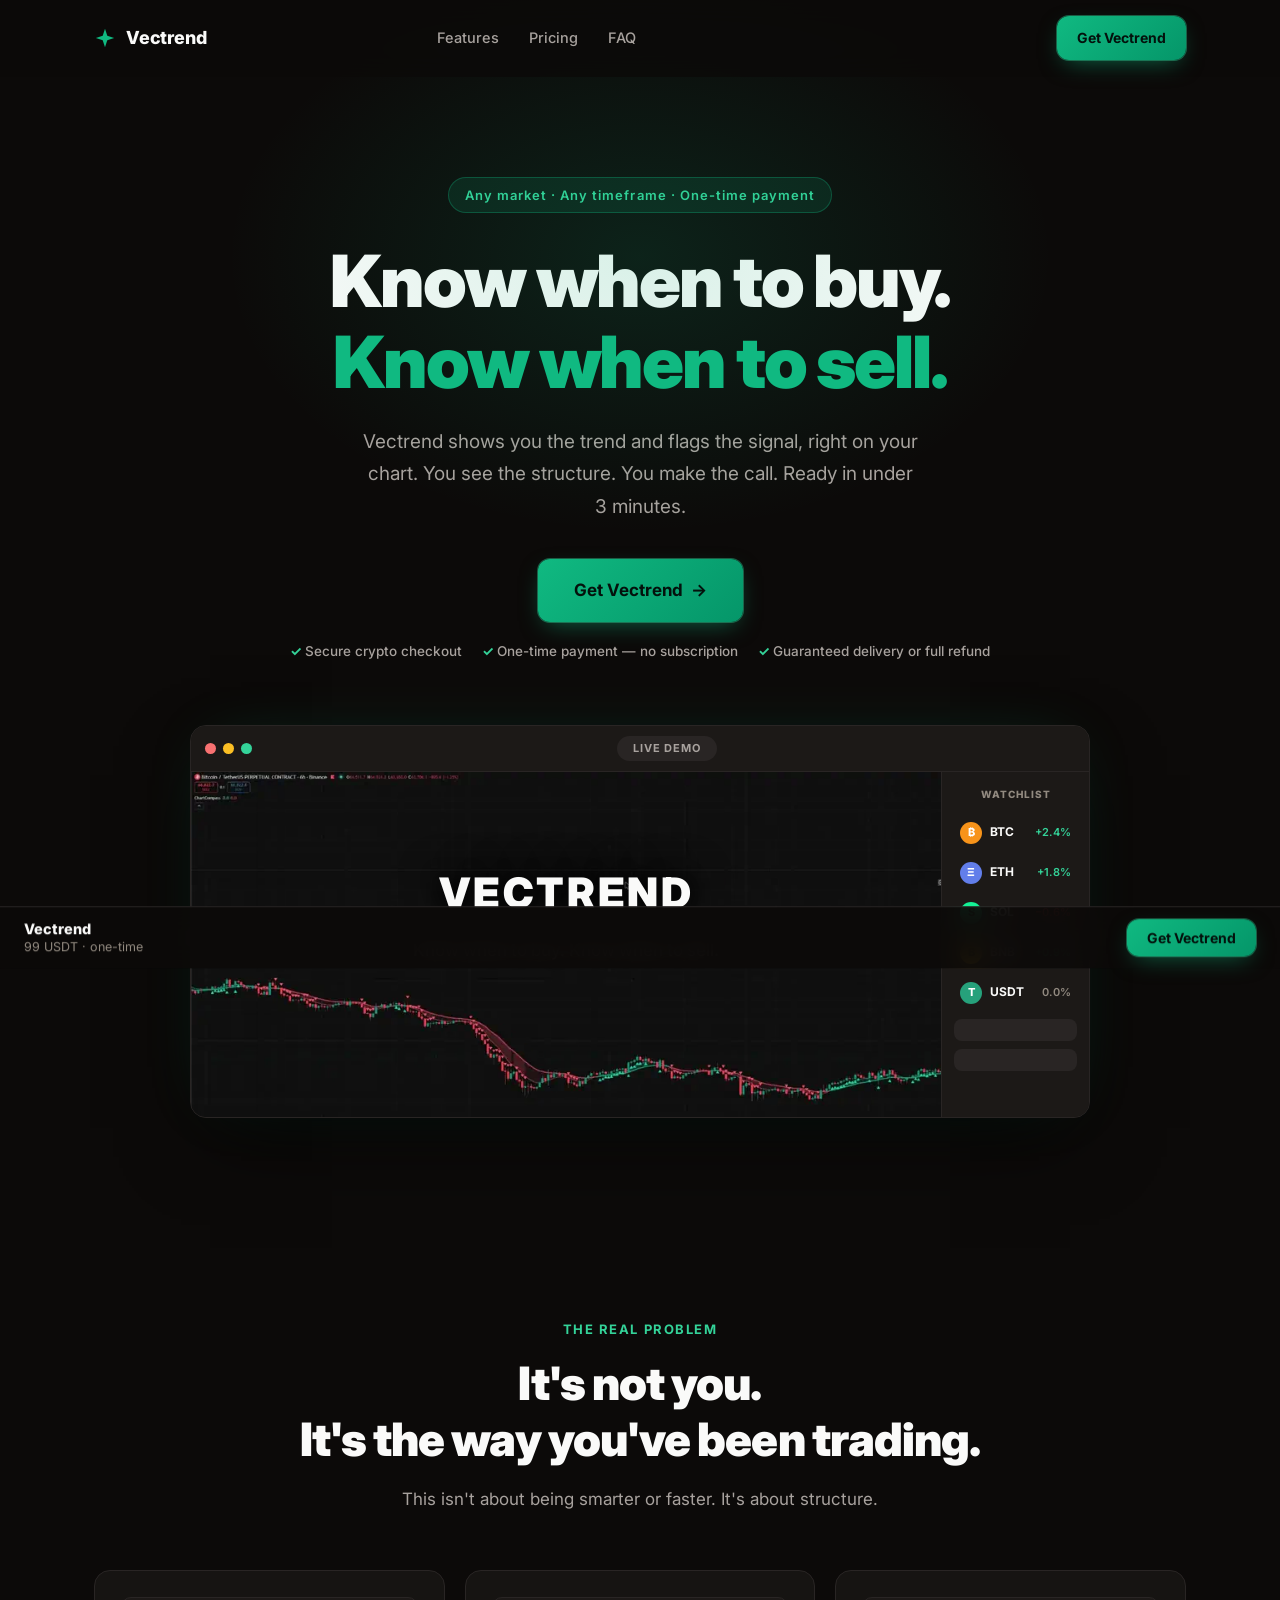
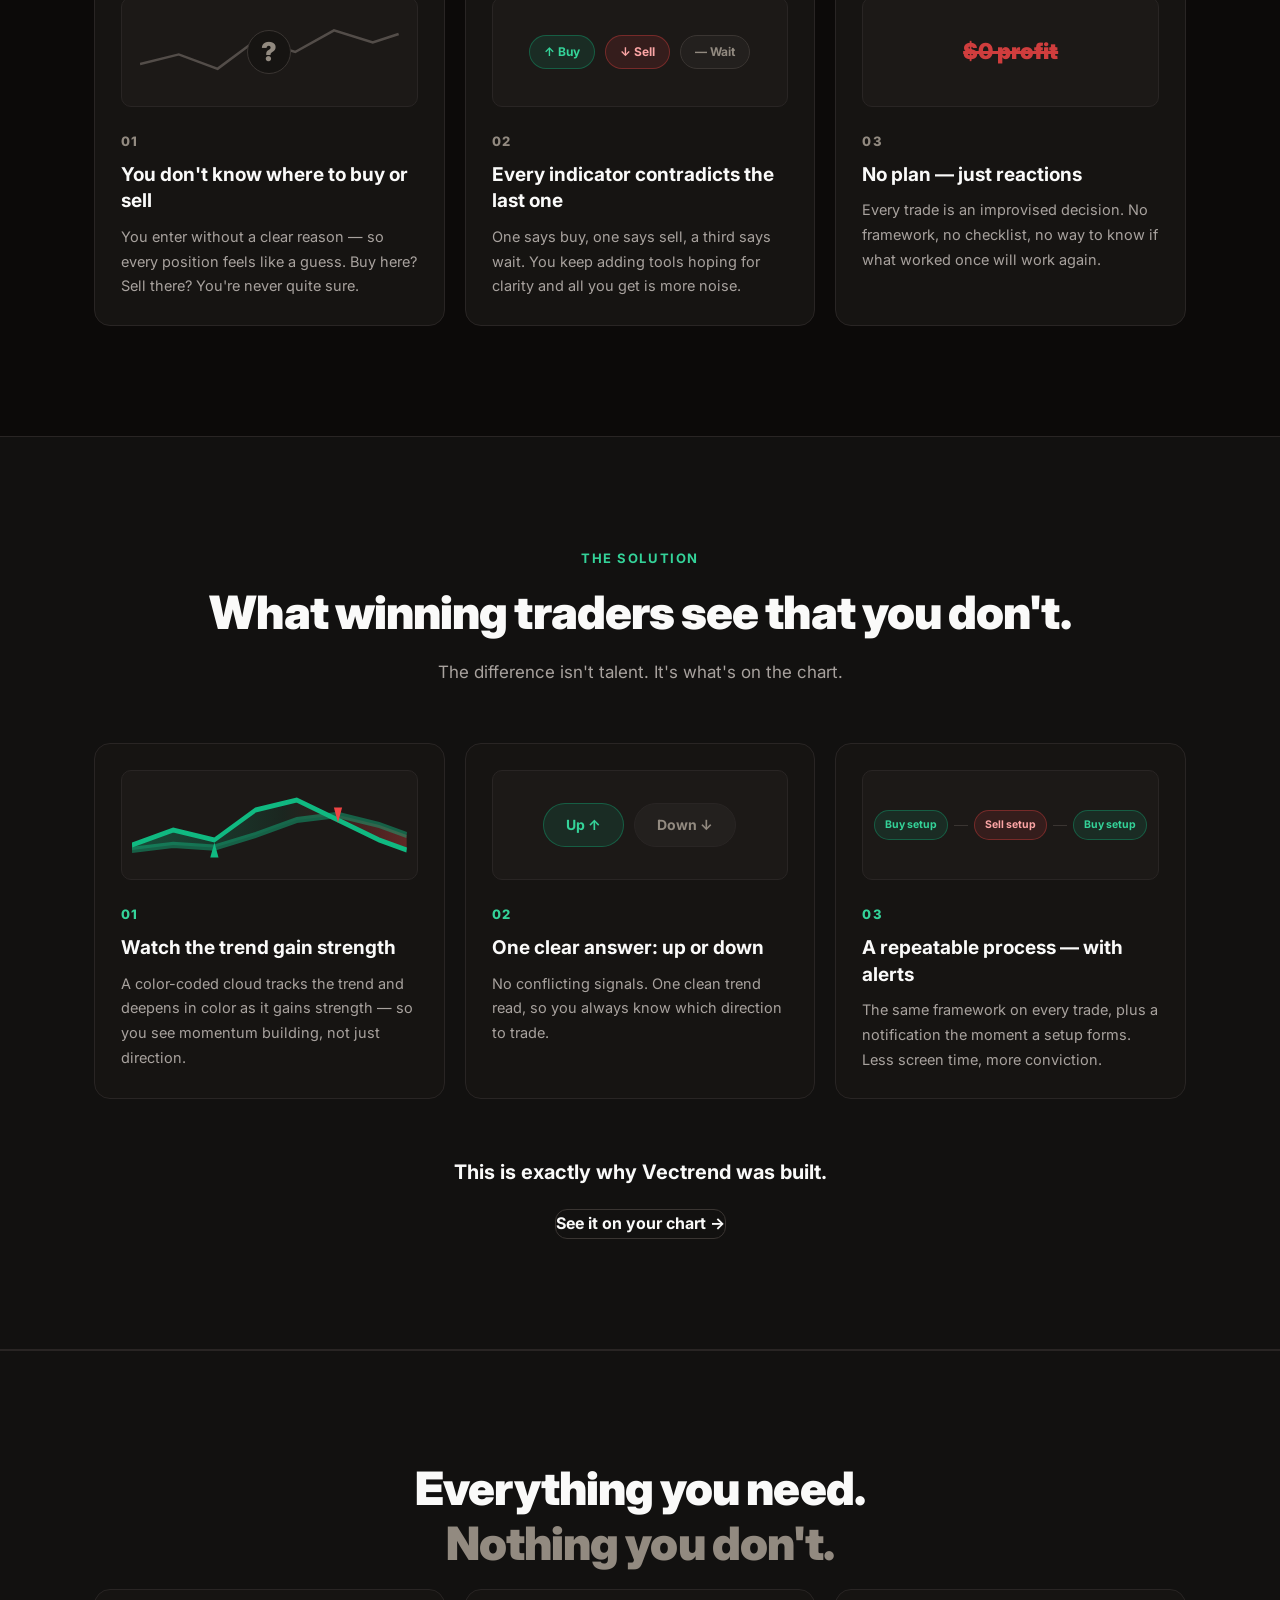
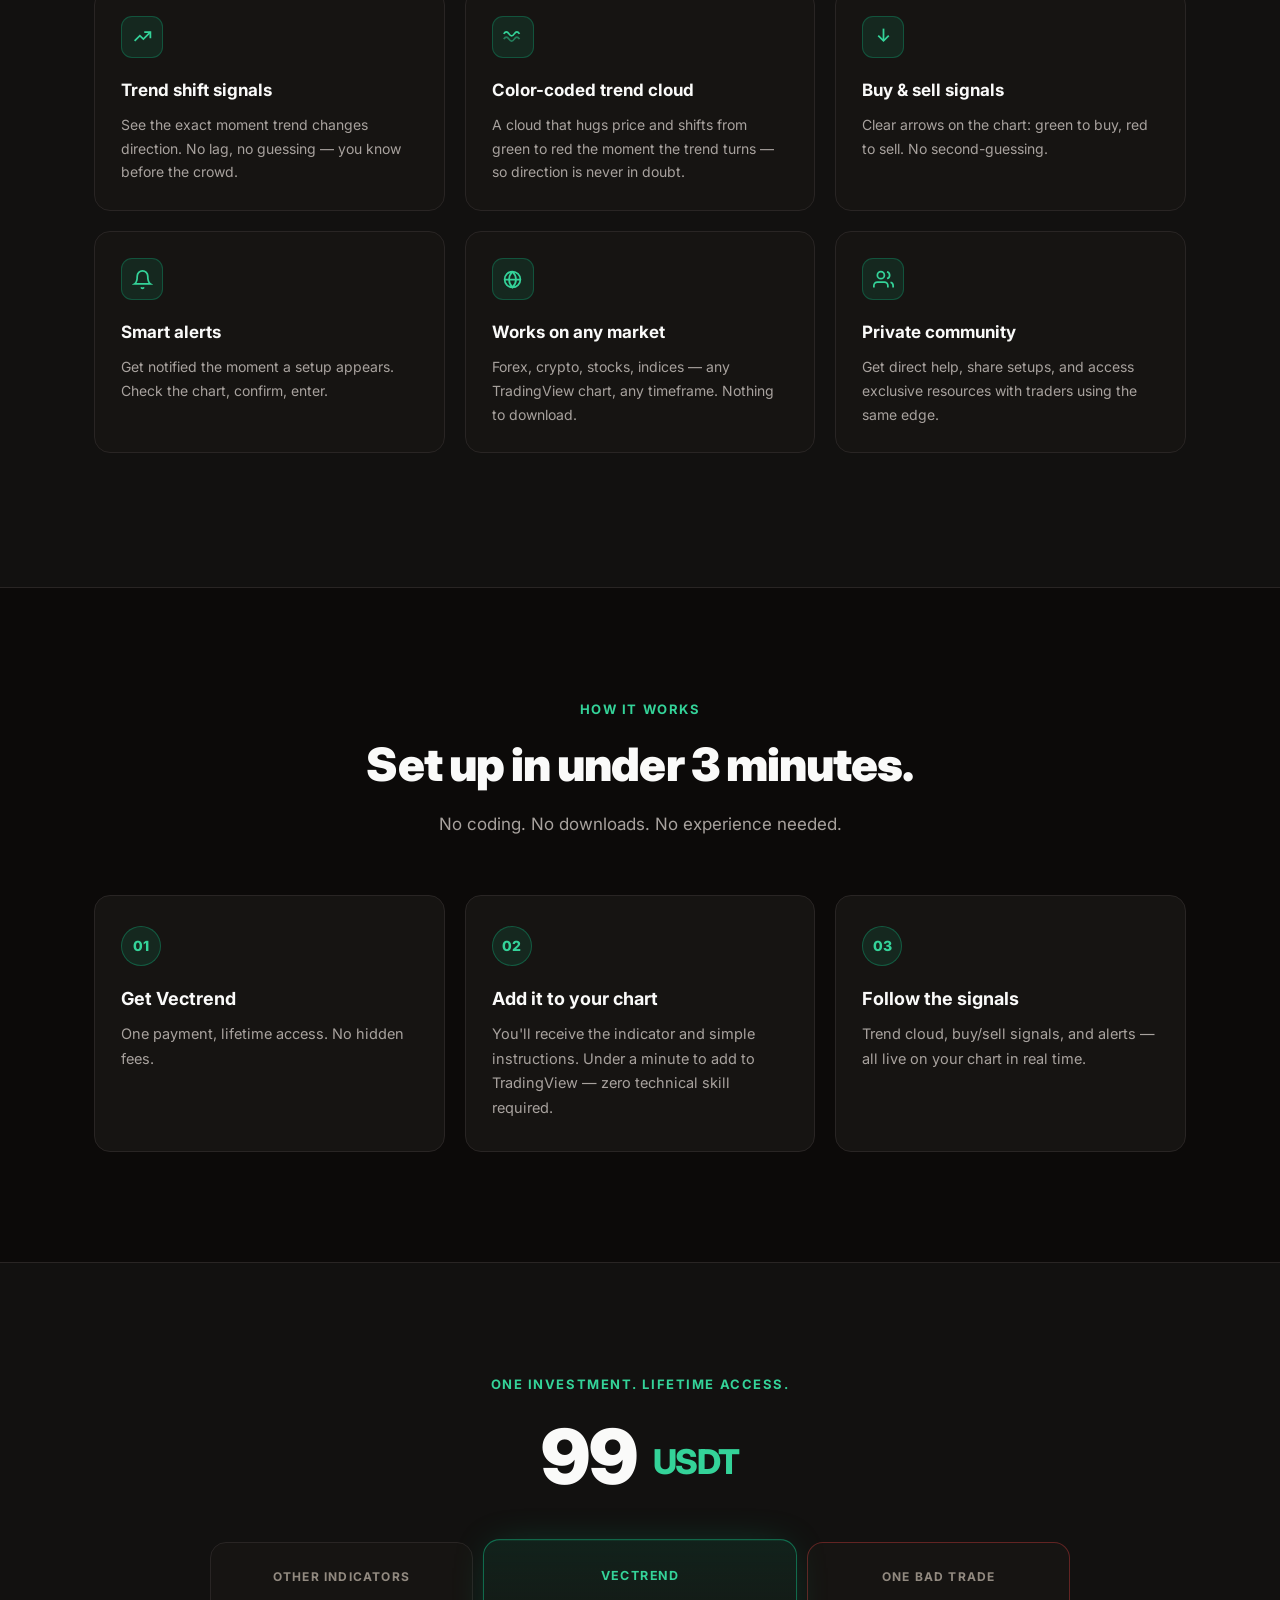
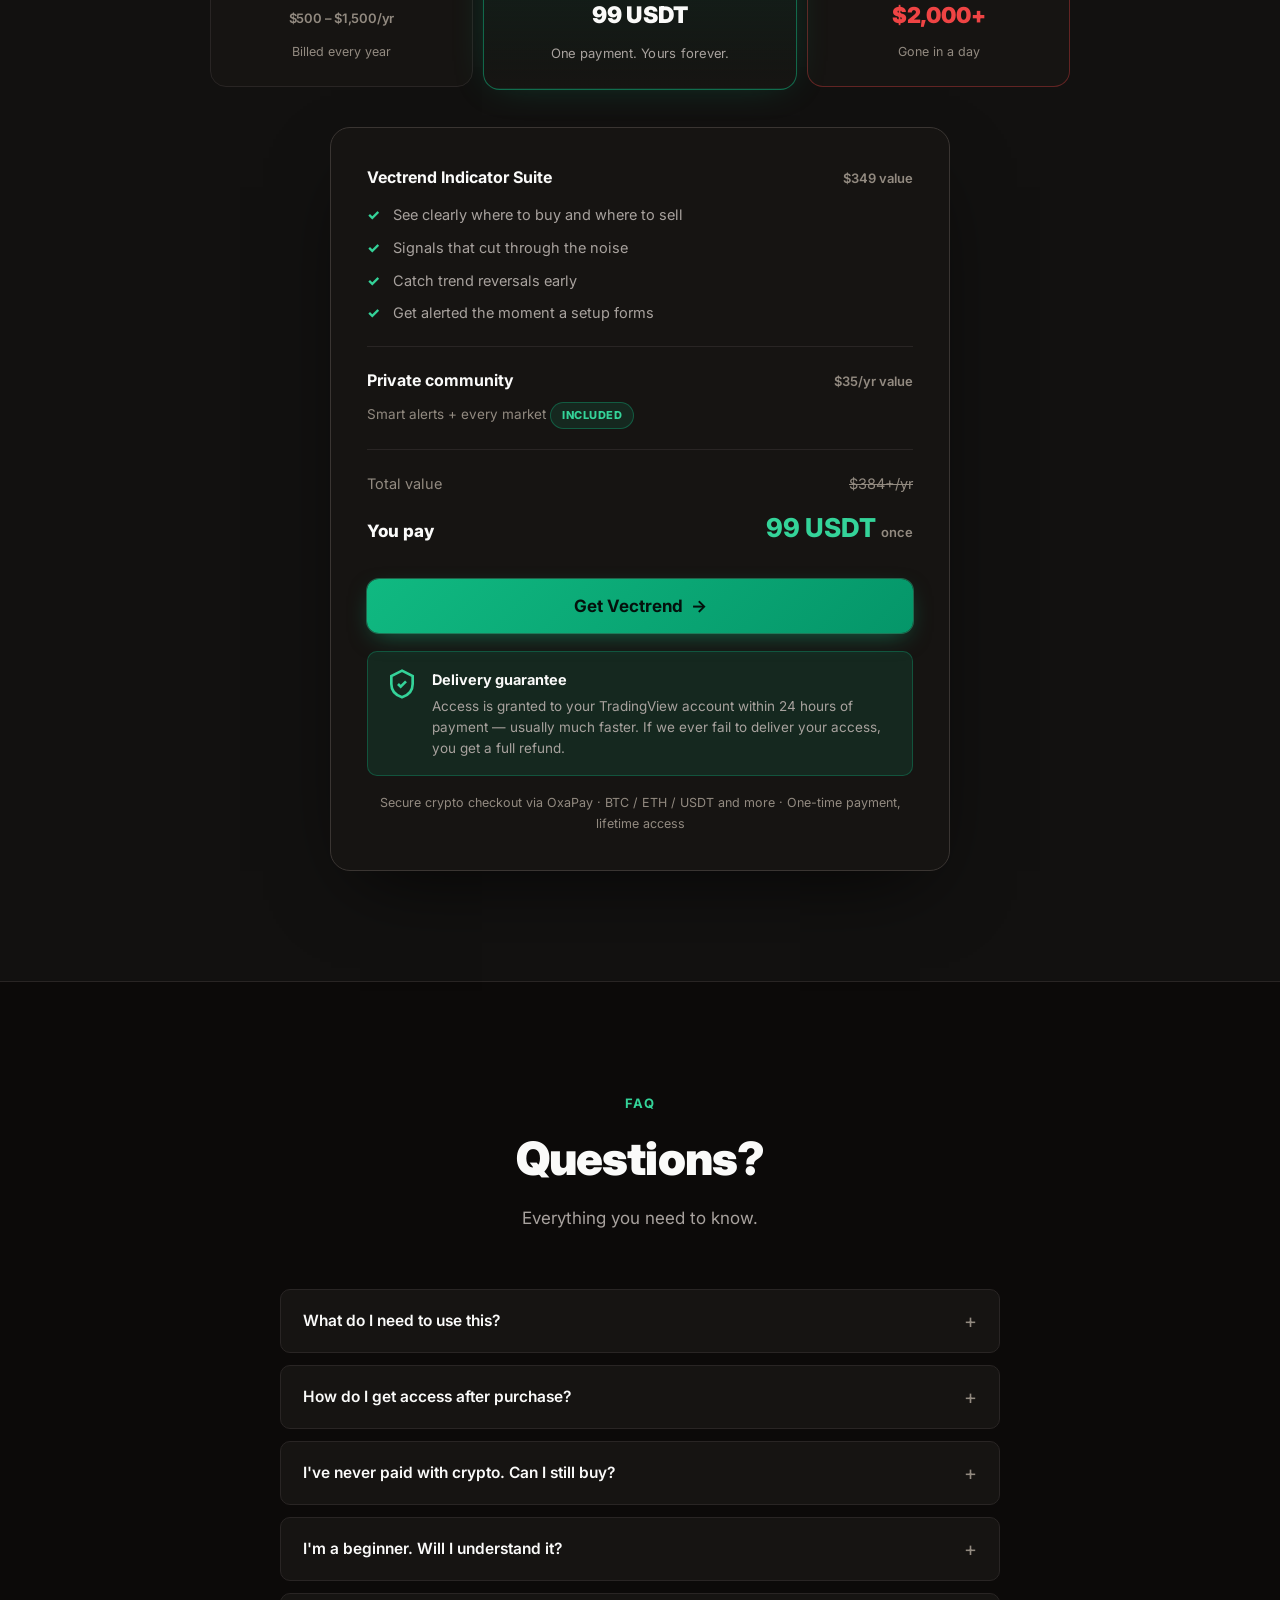
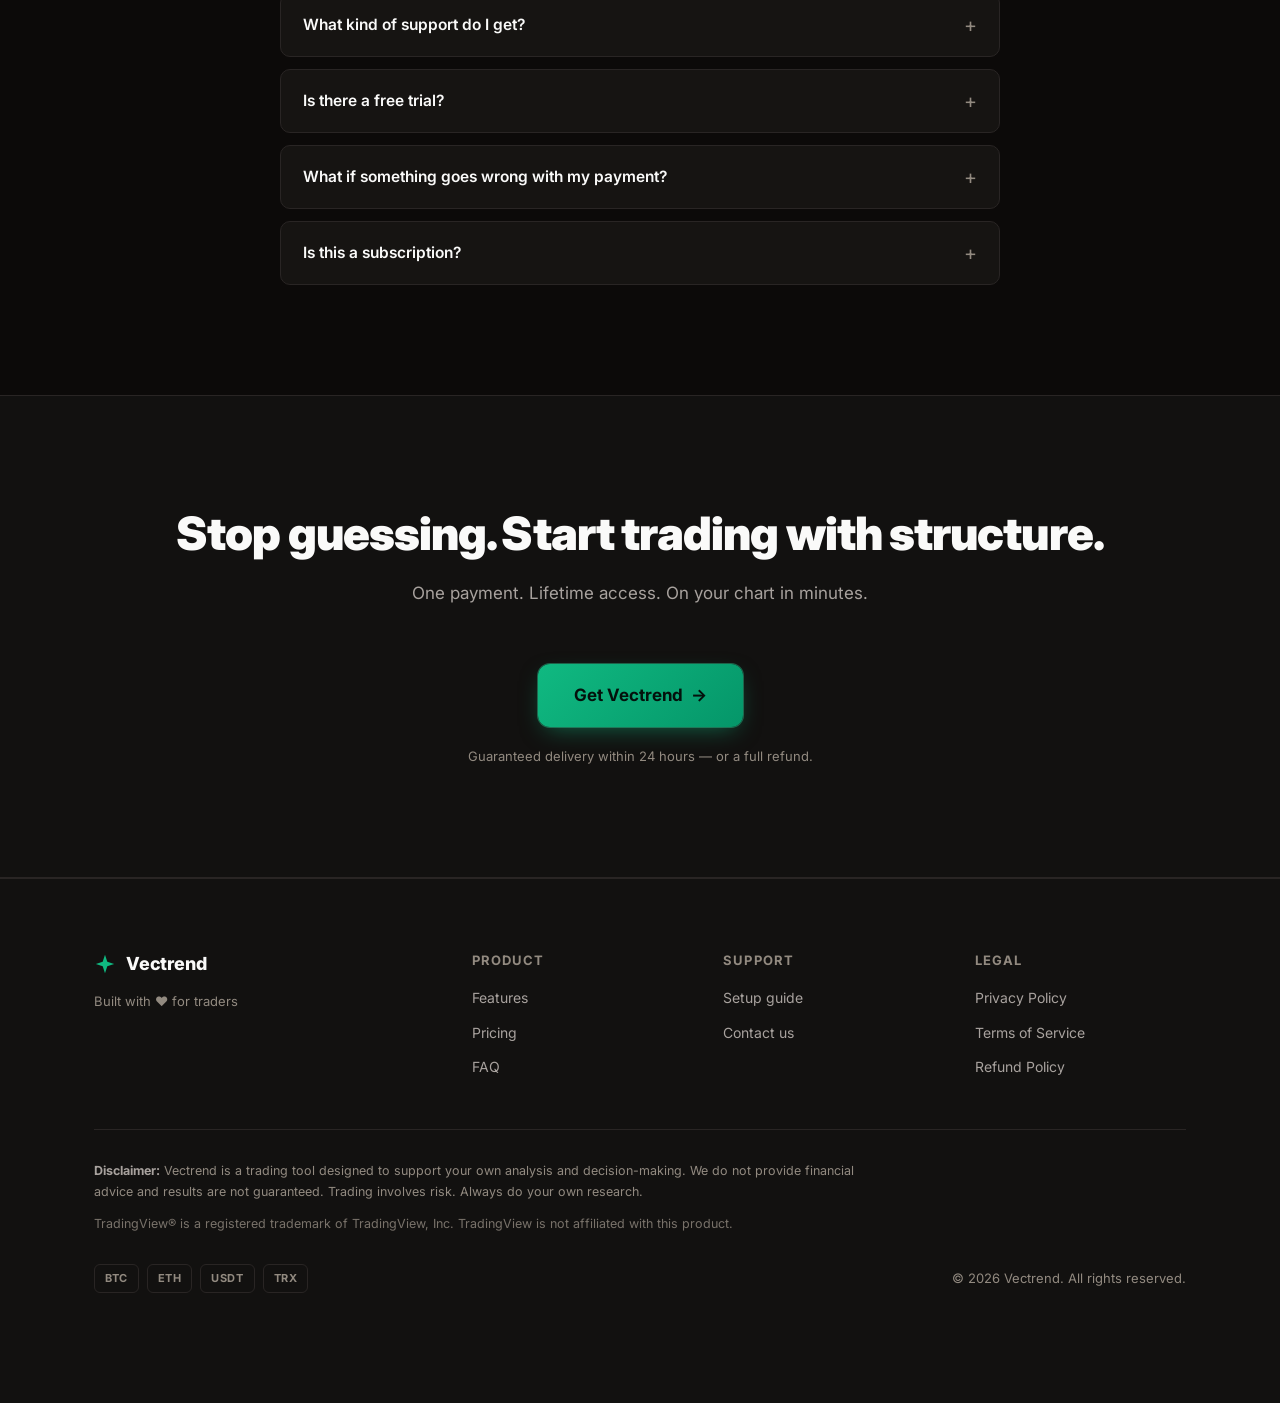
<file: index.html>
<!DOCTYPE html>
<html lang="en">
<head>
<meta charset="UTF-8">
<meta name="viewport" content="width=device-width, initial-scale=1.0">
<title>Vectrend — Know when to buy. Know when to sell.</title>
<meta name="description" content="Vectrend shows you trend direction and buy/sell signals right on your TradingView chart. Any market, any timeframe. One-time payment, lifetime access.">
<link rel="canonical" href="https://peterquant1.github.io/chartcompass/">
<meta name="theme-color" content="#0c0a09">
<link rel="icon" href="favicon.svg" type="image/svg+xml">
<link rel="apple-touch-icon" href="favicon.svg">
<!-- 社交分享（Open Graph + Twitter Card），投广告/社群转发时显示预览大图 -->
<meta property="og:type" content="website">
<meta property="og:site_name" content="Vectrend">
<meta property="og:title" content="Vectrend — Know when to buy. Know when to sell.">
<meta property="og:description" content="Trend direction and buy/sell signals, drawn right on your TradingView chart. Any market, any timeframe. One-time payment, lifetime access.">
<meta property="og:url" content="https://peterquant1.github.io/chartcompass/">
<meta property="og:image" content="https://peterquant1.github.io/chartcompass/og-image.png">
<meta property="og:image:width" content="1200">
<meta property="og:image:height" content="630">
<meta name="twitter:card" content="summary_large_image">
<meta name="twitter:title" content="Vectrend — Know when to buy. Know when to sell.">
<meta name="twitter:description" content="Trend direction and buy/sell signals, drawn right on your TradingView chart. One-time payment, lifetime access.">
<meta name="twitter:image" content="https://peterquant1.github.io/chartcompass/og-image.png">
<link rel="preconnect" href="https://fonts.googleapis.com">
<link rel="preconnect" href="https://fonts.gstatic.com" crossorigin>
<link href="https://fonts.googleapis.com/css2?family=Inter:wght@400;500;600;700;800;900&display=swap" rel="stylesheet">
<link rel="stylesheet" href="style.css">
<script>
document.documentElement.classList.add("js");
// 部署 worker 后把 apiBase 填成 https://chartcompass-pay.<你的子域>.workers.dev
window.CC_CONFIG = { apiBase: "https://chartcompass-pay.fanshenpan.workers.dev" };
</script>
</head>
<body>

<!-- 评价区暂时隐藏（hidden）：拿到真实用户反馈后替换 i18n.js 的 reviews.items 并移除 hidden。 -->

<a href="#top" class="skip-link">Skip to content</a>

<!-- 导航 -->
<header class="nav" id="nav">
    <div class="nav__inner">
        <a href="#top" class="brand">
            <span class="brand__mark" aria-hidden="true">
                <svg viewBox="0 0 24 24" fill="none"><path d="M12 2L14.5 9.5L22 12L14.5 14.5L12 22L9.5 14.5L2 12L9.5 9.5L12 2Z" fill="currentColor"/></svg>
            </span>
            <span class="brand__name">Vectrend</span>
        </a>
        <nav class="nav__links">
            <a href="#features" data-i18n="nav.features">Features</a>
            <a href="#pricing" data-i18n="nav.pricing">Pricing</a>
            <a href="#faq" data-i18n="nav.faq">FAQ</a>
        </nav>
        <div class="nav__right">
            <a href="#pricing" class="btn btn--primary btn--sm" data-i18n="nav.cta">Get Vectrend</a>
        </div>
        <button class="nav__burger" id="navBurger" aria-label="Menu" aria-expanded="false" aria-controls="navMobile">
            <span></span><span></span><span></span>
        </button>
    </div>
    <div class="nav__mobile" id="navMobile">
        <a href="#features" data-i18n="nav.features">Features</a>
        <a href="#pricing" data-i18n="nav.pricing">Pricing</a>
        <a href="#faq" data-i18n="nav.faq">FAQ</a>
        <a href="#pricing" class="btn btn--primary btn--block" data-i18n="nav.cta">Get Vectrend</a>
    </div>
</header>

<main id="top">

    <!-- ============ HERO ============ -->
    <section class="hero">
        <div class="hero__glow" aria-hidden="true"></div>
        <p class="eyebrow reveal" data-i18n="hero.eyebrow">Any market · Any timeframe · One-time payment</p>
        <h1 class="reveal delay-1" data-i18n-html="hero.h1">Know when to buy.<br><span class="text-green">Know when to sell.</span></h1>
        <p class="hero__sub reveal delay-2" data-i18n="hero.sub">Vectrend shows you the trend and flags the signal, right on your chart. You see the structure. You make the call. Ready in under 3 minutes.</p>
        <div class="hero__cta reveal delay-3">
            <a href="#pricing" class="btn btn--primary btn--lg"><span data-i18n="hero.cta">Get Vectrend</span> <span class="btn__arrow">→</span></a>
        </div>
        <p class="hero__trust reveal delay-3">
            <span data-i18n="hero.trust1">Secure crypto checkout</span>
            <span data-i18n="hero.trust2">One-time payment — no subscription</span>
            <span data-i18n="hero.trust3">Guaranteed delivery or full refund</span>
        </p>

        <!-- 实盘录屏演示：真实 TradingView 图表 + 真实 Vectrend 指标，裁掉界面元素后导出的循环动画 -->
        <div class="hero__demo reveal delay-4">
            <div class="tv-demo" id="tvDemo">
                <div class="tv-demo__topbar">
                    <span class="dot dot--r"></span><span class="dot dot--y"></span><span class="dot dot--g"></span>
                    <span class="tv-demo__live" data-i18n="demo.live">Live demo</span>
                </div>
                <div class="tv-demo__stage">
                    <div class="tv-demo__main">
                        <div class="tv-demo__overlay" aria-hidden="true">
                            <div class="tv-demo__brand">VECTREND</div>
                            <div class="tv-demo__tag" data-i18n="demo.overlayTag">Know when to buy. Know when to sell.</div>
                        </div>
                        <picture>
                            <source srcset="hero-demo-static.webp" media="(prefers-reduced-motion: reduce)">
                            <img class="tv-chart" src="hero-demo.webp" alt="" aria-hidden="true">
                        </picture>
                    </div>
                    <aside class="tv-demo__watchlist" aria-hidden="true">
                        <div class="wl-head">Watchlist</div>
                        <div class="wl-row"><span class="wl-ic" style="background:#f7931a">₿</span><span class="wl-sym">BTC</span><span class="wl-chg up">+2.4%</span></div>
                        <div class="wl-row"><span class="wl-ic" style="background:#627eea">Ξ</span><span class="wl-sym">ETH</span><span class="wl-chg up">+1.8%</span></div>
                        <div class="wl-row"><span class="wl-ic" style="background:#14f195;color:#0a0a0a">S</span><span class="wl-sym">SOL</span><span class="wl-chg dn">−0.6%</span></div>
                        <div class="wl-row"><span class="wl-ic" style="background:#f0b90b;color:#0a0a0a">B</span><span class="wl-sym">BNB</span><span class="wl-chg up">+0.9%</span></div>
                        <div class="wl-row"><span class="wl-ic" style="background:#26a17b">T</span><span class="wl-sym">USDT</span><span class="wl-chg">0.0%</span></div>
                        <div class="wl-row wl-row--ghost"></div>
                        <div class="wl-row wl-row--ghost"></div>
                    </aside>
                </div>
            </div>
        </div>
    </section>

    <!-- ============ 根本原因 ============ -->
    <section class="section">
        <p class="section__kicker reveal" data-i18n="problem.kicker">The real problem</p>
        <h2 class="section__title reveal" data-i18n-html="problem.title">It's not you.<br>It's the way you've been trading.</h2>
        <p class="section__sub reveal" data-i18n="problem.sub">This isn't about being smarter or faster. It's about structure.</p>
        <div class="grid grid--3">
            <div class="card reveal">
                <div class="card__visual" aria-hidden="true">
                    <div class="viz-guess">
                        <span class="viz-guess__q">?</span>
                        <svg viewBox="0 0 200 60" preserveAspectRatio="none"><polyline class="line-muted" points="0,40 30,32 60,44 90,20 120,30 150,12 180,22 200,15"/></svg>
                    </div>
                </div>
                <span class="card__num">01</span>
                <h3 data-i18n="problem.c1t">You don't know where to buy or sell</h3>
                <p data-i18n="problem.c1b">You enter without a clear reason — so every position feels like a guess. Buy here? Sell there? You're never quite sure.</p>
            </div>
            <div class="card reveal delay-1">
                <div class="card__visual" aria-hidden="true">
                    <div class="viz-conflict">
                        <span class="chip chip--buy">↑ Buy</span>
                        <span class="chip chip--sell">↓ Sell</span>
                        <span class="chip chip--wait">— Wait</span>
                    </div>
                </div>
                <span class="card__num">02</span>
                <h3 data-i18n="problem.c2t">Every indicator contradicts the last one</h3>
                <p data-i18n="problem.c2b">One says buy, one says sell, a third says wait. You keep adding tools hoping for clarity and all you get is more noise.</p>
            </div>
            <div class="card reveal delay-2">
                <div class="card__visual" aria-hidden="true">
                    <div class="viz-zero"><span>$0 profit</span></div>
                </div>
                <span class="card__num">03</span>
                <h3 data-i18n="problem.c3t">No plan — just reactions</h3>
                <p data-i18n="problem.c3b">Every trade is an improvised decision. No framework, no checklist, no way to know if what worked once will work again.</p>
            </div>
        </div>
    </section>

    <!-- ============ 解决方案 ============ -->
    <section class="section section--alt">
        <p class="section__kicker reveal" data-i18n="solution.kicker">The solution</p>
        <h2 class="section__title reveal" data-i18n="solution.title">What winning traders see that you don't.</h2>
        <p class="section__sub reveal" data-i18n="solution.sub">The difference isn't talent. It's what's on the chart.</p>
        <div class="grid grid--3">
            <div class="card reveal">
                <div class="card__visual" aria-hidden="true">
                    <div class="viz-cloud">
                        <svg viewBox="0 0 200 40" preserveAspectRatio="none">
                            <defs>
                                <linearGradient id="trendCloud" x1="0" y1="0" x2="1" y2="0">
                                    <stop offset="0%" stop-color="#10b981" stop-opacity=".32"/>
                                    <stop offset="55%" stop-color="#10b981" stop-opacity=".08"/>
                                    <stop offset="70%" stop-color="#ef4444" stop-opacity=".1"/>
                                    <stop offset="100%" stop-color="#ef4444" stop-opacity=".32"/>
                                </linearGradient>
                            </defs>
                            <polygon fill="url(#trendCloud)" points="0,28 30,22 60,26 90,14 120,10 150,18 180,26 200,30 200,24 180,20 150,16 120,18 90,24 60,29 30,28 0,30"/>
                            <polyline class="line-fast" points="0,28 30,22 60,26 90,14 120,10 150,18 180,26 200,30"/>
                            <polyline class="line-slow" points="0,30 30,28 60,29 90,24 120,18 150,16 180,20 200,24"/>
                            <polygon class="signal-tri signal-tri--buy" points="57,33 63,33 60,27"/>
                            <polygon class="signal-tri signal-tri--sell" points="147,13 153,13 150,19"/>
                        </svg>
                    </div>
                </div>
                <span class="card__num card__num--green">01</span>
                <h3 data-i18n="solution.s1t">Watch the trend gain strength</h3>
                <p data-i18n="solution.s1b">A color-coded cloud tracks the trend and deepens in color as it gains strength — so you see momentum building, not just direction.</p>
            </div>
            <div class="card reveal delay-1">
                <div class="card__visual" aria-hidden="true">
                    <div class="viz-updown">
                        <span class="chip chip--buy chip--lg">Up ↑</span>
                        <span class="chip chip--muted chip--lg">Down ↓</span>
                    </div>
                </div>
                <span class="card__num card__num--green">02</span>
                <h3 data-i18n="solution.s2t">One clear answer: up or down</h3>
                <p data-i18n="solution.s2b">No conflicting signals. One clean trend read, so you always know which direction to trade.</p>
            </div>
            <div class="card reveal delay-2">
                <div class="card__visual" aria-hidden="true">
                    <div class="viz-flow">
                        <span class="chip chip--buy">Buy setup</span>
                        <span class="viz-flow__line"></span>
                        <span class="chip chip--sell">Sell setup</span>
                        <span class="viz-flow__line"></span>
                        <span class="chip chip--buy">Buy setup</span>
                    </div>
                </div>
                <span class="card__num card__num--green">03</span>
                <h3 data-i18n="solution.s3t">A repeatable process — with alerts</h3>
                <p data-i18n="solution.s3b">The same framework on every trade, plus a notification the moment a setup forms. Less screen time, more conviction.</p>
            </div>
        </div>
        <p class="section__closer reveal" data-i18n="solution.closer">This is exactly why Vectrend was built.</p>
        <div class="section__cta reveal">
            <a href="#pricing" class="btn btn--outline" data-i18n="solution.cta">See it on your chart →</a>
        </div>
    </section>

    <!-- ============ 用户评价 —— 暂时隐藏：示例占位内容不上生产。拿到真实反馈后移除 hidden ============ -->
    <section class="section" hidden>
        <p class="section__kicker reveal" data-i18n="reviews.kicker">From real traders</p>
        <h2 class="section__title reveal" data-i18n="reviews.title">Traders use it every single day.</h2>
        <p class="section__sub reveal"><span data-i18n="reviews.sub">Here's what they say.</span> <span class="placeholder-note" data-i18n="reviews.note">(sample content — replace before launch)</span></p>

        <div class="testimonial reveal" role="tabpanel" id="tPanel" tabindex="0" aria-labelledby="tTab0">
            <blockquote class="testimonial__quote" id="tQuote"></blockquote>
            <div class="testimonial__who">
                <span class="avatar" id="tAvatar">A</span>
                <div>
                    <div class="testimonial__name" id="tName"></div>
                    <div class="testimonial__role" id="tRole"></div>
                </div>
            </div>
        </div>
        <div class="testimonial__picker reveal" id="tPicker" role="tablist"></div>
    </section>

    <!-- ============ 功能矩阵 ============ -->
    <section class="section section--alt" id="features">
        <h2 class="section__title reveal" data-i18n-html="features.title">Everything you need.<br><span class="text-muted">Nothing you don't.</span></h2>
        <div class="grid grid--3 feat-grid">
            <div class="feat reveal">
                <div class="feat__icon" aria-hidden="true">
                    <svg viewBox="0 0 24 24" fill="none" stroke="currentColor" stroke-width="2"><polyline points="3 17 9 11 13 15 21 7"/><polyline points="14 7 21 7 21 14"/></svg>
                </div>
                <h3 data-i18n="features.f1t">Trend shift signals</h3>
                <p data-i18n="features.f1b">See the exact moment trend changes direction. No lag, no guessing — you know before the crowd.</p>
            </div>
            <div class="feat reveal delay-1">
                <div class="feat__icon" aria-hidden="true">
                    <svg viewBox="0 0 24 24" fill="none" stroke="currentColor" stroke-width="2"><path d="M2 9c2-3 4-3 6 0s4 3 6 0 4-3 6 0"/><path d="M2 15c2-3 4-3 6 0s4 3 6 0 4-3 6 0" opacity=".5"/></svg>
                </div>
                <h3 data-i18n="features.f2t">Color-coded trend cloud</h3>
                <p data-i18n="features.f2b">A cloud that hugs price and shifts from green to red the moment the trend turns — so direction is never in doubt.</p>
            </div>
            <div class="feat reveal delay-2">
                <div class="feat__icon" aria-hidden="true">
                    <svg viewBox="0 0 24 24" fill="none" stroke="currentColor" stroke-width="2"><path d="M12 3v14"/><path d="m6 11 6 6 6-6"/></svg>
                </div>
                <h3 data-i18n="features.f3t">Buy &amp; sell signals</h3>
                <p data-i18n="features.f3b">Clear arrows on the chart: green to buy, red to sell. No second-guessing.</p>
            </div>
            <div class="feat reveal">
                <div class="feat__icon" aria-hidden="true">
                    <svg viewBox="0 0 24 24" fill="none" stroke="currentColor" stroke-width="2"><path d="M6 8a6 6 0 0 1 12 0c0 7 3 9 3 9H3s3-2 3-9"/><path d="M10.3 21a1.94 1.94 0 0 0 3.4 0"/></svg>
                </div>
                <h3 data-i18n="features.f4t">Smart alerts</h3>
                <p data-i18n="features.f4b">Get notified the moment a setup appears. Check the chart, confirm, enter.</p>
            </div>
            <div class="feat reveal delay-1">
                <div class="feat__icon" aria-hidden="true">
                    <svg viewBox="0 0 24 24" fill="none" stroke="currentColor" stroke-width="2"><circle cx="12" cy="12" r="9"/><path d="M3 12h18M12 3c2.5 2.6 4 5.7 4 9s-1.5 6.4-4 9c-2.5-2.6-4-5.7-4-9s1.5-6.4 4-9"/></svg>
                </div>
                <h3 data-i18n="features.f5t">Works on any market</h3>
                <p data-i18n="features.f5b">Forex, crypto, stocks, indices — any TradingView chart, any timeframe. Nothing to download.</p>
            </div>
            <div class="feat reveal delay-2">
                <div class="feat__icon" aria-hidden="true">
                    <svg viewBox="0 0 24 24" fill="none" stroke="currentColor" stroke-width="2"><path d="M17 21v-2a4 4 0 0 0-4-4H5a4 4 0 0 0-4 4v2"/><circle cx="9" cy="7" r="4"/><path d="M23 21v-2a4 4 0 0 0-3-3.87M16 3.13a4 4 0 0 1 0 7.75"/></svg>
                </div>
                <h3 data-i18n="features.f6t">Private community</h3>
                <p data-i18n="features.f6b">Get direct help, share setups, and access exclusive resources with traders using the same edge.</p>
            </div>
        </div>
    </section>

    <!-- ============ 运作方式 ============ -->
    <section class="section" id="demo">
        <p class="section__kicker reveal" data-i18n="how.kicker">How it works</p>
        <h2 class="section__title reveal" data-i18n="how.title">Set up in under 3 minutes.</h2>
        <p class="section__sub reveal" data-i18n="how.sub">No coding. No downloads. No experience needed.</p>
        <div class="steps">
            <div class="step reveal">
                <span class="step__num">01</span>
                <h3 data-i18n="how.s1t">Get Vectrend</h3>
                <p data-i18n="how.s1b">One payment, lifetime access. No hidden fees.</p>
            </div>
            <div class="step reveal delay-1">
                <span class="step__num">02</span>
                <h3 data-i18n="how.s2t">Add it to your chart</h3>
                <p data-i18n="how.s2b">You'll receive the indicator and simple instructions. Under a minute to add to TradingView — zero technical skill required.</p>
            </div>
            <div class="step reveal delay-2">
                <span class="step__num">03</span>
                <h3 data-i18n="how.s3t">Follow the signals</h3>
                <p data-i18n="how.s3b">Trend cloud, buy/sell signals, and alerts — all live on your chart in real time.</p>
            </div>
        </div>
    </section>

    <!-- ============ 定价 ============ -->
    <section class="section section--alt" id="pricing">
        <p class="section__kicker reveal" data-i18n="pricing.kicker">One investment. Lifetime access.</p>
        <h2 class="section__title section__title--price reveal">99 <span class="usdt">USDT</span></h2>

        <!-- 锚定对比 -->
        <div class="anchor-row reveal">
            <div class="anchor">
                <div class="anchor__label" data-i18n="pricing.a1l">Other indicators</div>
                <div class="anchor__val"><span data-i18n="pricing.a1v">$500 – $1,500</span><span data-i18n="pricing.a1u">/yr</span></div>
                <div class="anchor__note" data-i18n="pricing.a1n">Billed every year</div>
            </div>
            <div class="anchor anchor--hero">
                <div class="anchor__label" data-i18n="pricing.a2l">Vectrend</div>
                <div class="anchor__val" data-i18n="pricing.a2v">99 USDT</div>
                <div class="anchor__note" data-i18n="pricing.a2n">One payment. Yours forever.</div>
            </div>
            <div class="anchor anchor--red">
                <div class="anchor__label" data-i18n="pricing.a3l">One bad trade</div>
                <div class="anchor__val" data-i18n="pricing.a3v">$2,000+</div>
                <div class="anchor__note" data-i18n="pricing.a3n">Gone in a day</div>
            </div>
        </div>

        <!-- 价值堆叠卡 -->
        <div class="price-card reveal">
            <div class="price-card__block">
                <div class="stack-head">
                    <span data-i18n="pricing.packT">Vectrend Indicator Suite</span>
                    <span class="stack-head__val" data-i18n="pricing.packV">$349 value</span>
                </div>
                <ul class="stack-list">
                    <li data-i18n="pricing.li1">See clearly where to buy and where to sell</li>
                    <li data-i18n="pricing.li2">Signals that cut through the noise</li>
                    <li data-i18n="pricing.li3">Catch trend reversals early</li>
                    <li data-i18n="pricing.li4">Get alerted the moment a setup forms</li>
                </ul>
            </div>
            <div class="price-card__block">
                <div class="stack-head">
                    <span data-i18n="pricing.comT">Private community</span>
                    <span class="stack-head__val" data-i18n="pricing.comV">$35/yr value</span>
                </div>
                <div class="stack-sub"><span data-i18n="pricing.comS">Smart alerts + every market</span> <span class="badge badge--green" data-i18n="pricing.comB">INCLUDED</span></div>
            </div>
            <div class="price-card__total">
                <div class="total-row"><span data-i18n="pricing.totalL">Total value</span><span class="total-row__val total-row__val--strike" data-i18n="pricing.totalV">$384+/yr</span></div>
                <div class="total-row total-row--final"><span data-i18n="pricing.finalL">You pay</span><span class="total-row__val" data-i18n-html="pricing.finalV">99 USDT <em>once</em></span></div>
            </div>
            <button type="button" class="btn btn--primary btn--lg btn--block js-buy"><span data-i18n="pricing.cta">Get Vectrend</span> <span class="btn__arrow">→</span></button>
            <p class="checkout-error" id="checkoutError" role="alert" hidden></p>
            <div class="guarantee">
                <svg class="guarantee__icon" viewBox="0 0 24 24" fill="none" stroke="currentColor" stroke-width="2" aria-hidden="true"><path d="M12 2l8 4v6c0 5-3.5 8.5-8 10-4.5-1.5-8-5-8-10V6l8-4z"/><path d="m9 12 2 2 4-4"/></svg>
                <div>
                    <strong data-i18n="pricing.gT">Delivery guarantee</strong>
                    <p data-i18n="pricing.gB">Access is granted to your TradingView account within 24 hours of payment — usually much faster. If we ever fail to deliver your access, you get a full refund.</p>
                </div>
            </div>
            <p class="price-card__note" data-i18n="pricing.note">Secure crypto checkout via OxaPay · BTC / ETH / USDT and more · One-time payment, lifetime access</p>
        </div>
    </section>

    <!-- ============ FAQ ============ -->
    <section class="section" id="faq">
        <p class="section__kicker reveal" data-i18n="faq.kicker">FAQ</p>
        <h2 class="section__title reveal" data-i18n="faq.title">Questions?</h2>
        <p class="section__sub reveal" data-i18n="faq.sub">Everything you need to know.</p>
        <div class="faq reveal">
            <div class="faq-item">
                <button class="faq-item__q" aria-expanded="false" aria-controls="faqA1"><span data-i18n="faq.q1">What do I need to use this?</span><span class="faq-item__icon" aria-hidden="true">+</span></button>
                <div class="faq-item__a" id="faqA1"><p data-i18n="faq.a1">Just a free TradingView account — anyone can sign up in 30 seconds. No paid plan, no downloads. Add the indicator and you're ready.</p></div>
            </div>
            <div class="faq-item">
                <button class="faq-item__q" aria-expanded="false" aria-controls="faqA2"><span data-i18n="faq.q2">How do I get access after purchase?</span><span class="faq-item__icon" aria-hidden="true">+</span></button>
                <div class="faq-item__a" id="faqA2"><p data-i18n="faq.a2">After payment you'll enter your TradingView username, and access is granted within 24 hours — usually much faster. Adding the indicator to your chart then takes under a minute — no technical skill needed.</p></div>
            </div>
            <div class="faq-item">
                <button class="faq-item__q" aria-expanded="false" aria-controls="faqA7"><span data-i18n="faq.q7">I've never paid with crypto. Can I still buy?</span><span class="faq-item__icon" aria-hidden="true">+</span></button>
                <div class="faq-item__a" id="faqA7"><p data-i18n="faq.a7">Yes. At checkout, OxaPay shows you a payment address and the exact amount — you can send it from any exchange account (Binance, Coinbase, OKX and others) or any wallet in a couple of minutes. If you get stuck at any step, email support@gouzhuang748.com and we'll walk you through it.</p></div>
            </div>
            <div class="faq-item">
                <button class="faq-item__q" aria-expanded="false" aria-controls="faqA3"><span data-i18n="faq.q3">I'm a beginner. Will I understand it?</span><span class="faq-item__icon" aria-hidden="true">+</span></button>
                <div class="faq-item__a" id="faqA3"><p data-i18n="faq.a3">Yes. The indicator gives clear buy/sell signals and a color-coded trend cloud, and you get video guides, documentation, and a community to ask questions.</p></div>
            </div>
            <div class="faq-item">
                <button class="faq-item__q" aria-expanded="false" aria-controls="faqA4"><span data-i18n="faq.q4">What kind of support do I get?</span><span class="faq-item__icon" aria-hidden="true">+</span></button>
                <div class="faq-item__a" id="faqA4"><p data-i18n="faq.a4">Private community, direct email support, video guides, and full documentation.</p></div>
            </div>
            <div class="faq-item">
                <button class="faq-item__q" aria-expanded="false" aria-controls="faqA5"><span data-i18n="faq.q5">Is there a free trial?</span><span class="faq-item__icon" aria-hidden="true">+</span></button>
                <div class="faq-item__a" id="faqA5"><p data-i18n="faq.a5">Because this is a digital indicator delivered straight to your TradingView account, all sales are final — this protects every trader in our community. Watch the demo above to see exactly what you'll get on your chart.</p></div>
            </div>
            <div class="faq-item">
                <button class="faq-item__q" aria-expanded="false" aria-controls="faqA8"><span data-i18n="faq.q8">What if something goes wrong with my payment?</span><span class="faq-item__icon" aria-hidden="true">+</span></button>
                <div class="faq-item__a" id="faqA8"><p data-i18n="faq.a8">Every payment is automatically tracked against your order. If your access is never delivered, you get a full refund. If a payment doesn't match the invoice, it's held safely for manual review and we resolve it with you — nothing gets lost. See our Refund Policy for details.</p></div>
            </div>
            <div class="faq-item">
                <button class="faq-item__q" aria-expanded="false" aria-controls="faqA6"><span data-i18n="faq.q6">Is this a subscription?</span><span class="faq-item__icon" aria-hidden="true">+</span></button>
                <div class="faq-item__a" id="faqA6"><p data-i18n="faq.a6">No. You pay once and own it. No monthly fees, no recurring charges.</p></div>
            </div>
        </div>
    </section>

    <!-- ============ 收尾 CTA ============ -->
    <section class="section section--alt final-cta">
        <h2 class="section__title reveal" data-i18n="final.title">Stop guessing. Start trading with structure.</h2>
        <p class="section__sub reveal" data-i18n="final.sub">One payment. Lifetime access. On your chart in minutes.</p>
        <div class="section__cta reveal">
            <a href="#pricing" class="btn btn--primary btn--lg"><span data-i18n="final.cta">Get Vectrend</span> <span class="btn__arrow">→</span></a>
        </div>
        <p class="final-cta__note reveal" data-i18n="final.note">Guaranteed delivery within 24 hours — or a full refund.</p>
    </section>

</main>

<!-- ============ 页脚 ============ -->
<footer class="footer">
    <div class="footer__grid">
        <div class="footer__col footer__col--brand">
            <div class="brand">
                <span class="brand__mark" aria-hidden="true">
                    <svg viewBox="0 0 24 24" fill="none"><path d="M12 2L14.5 9.5L22 12L14.5 14.5L12 22L9.5 14.5L2 12L9.5 9.5L12 2Z" fill="currentColor"/></svg>
                </span>
                <span class="brand__name">Vectrend</span>
            </div>
            <p class="footer__tag" data-i18n="footer.tagline">Built with ♥ for traders</p>
        </div>
        <div class="footer__col">
            <h5 data-i18n="footer.product">Product</h5>
            <a href="#features" data-i18n="footer.features">Features</a>
            <a href="#pricing" data-i18n="footer.pricing">Pricing</a>
            <a href="#faq" data-i18n="footer.faq">FAQ</a>
        </div>
        <div class="footer__col">
            <h5 data-i18n="footer.support">Support</h5>
            <a href="#demo" data-i18n="footer.guide">Setup guide</a>
            <a href="mailto:support@gouzhuang748.com" data-i18n="footer.contact">Contact us</a>
        </div>
        <div class="footer__col">
            <h5 data-i18n="footer.legal">Legal</h5>
            <a href="privacy-policy.html" data-i18n="footer.privacy">Privacy Policy</a>
            <a href="terms-of-service.html" data-i18n="footer.terms">Terms of Service</a>
            <a href="refund-policy.html" data-i18n="footer.refund">Refund Policy</a>
        </div>
    </div>
    <div class="footer__legal">
        <p data-i18n-html="footer.disclaimer"><strong>Disclaimer:</strong> Vectrend is a trading tool designed to support your own analysis and decision-making. We do not provide financial advice and results are not guaranteed. Trading involves risk. Always do your own research.</p>
        <p class="footer__tm" data-i18n="footer.tm">TradingView® is a registered trademark of TradingView, Inc. TradingView is not affiliated with this product.</p>
    </div>
    <div class="footer__bottom">
        <div class="pay-badges">
            <span class="pay-badge">BTC</span>
            <span class="pay-badge">ETH</span>
            <span class="pay-badge">USDT</span>
            <span class="pay-badge">TRX</span>
        </div>
        <p data-i18n="footer.rights">© 2026 Vectrend. All rights reserved.</p>
    </div>
</footer>

<!-- 底部吸底购买条 -->
<div class="sticky-bar" id="stickyBar">
    <div class="sticky-bar__info">
        <span class="sticky-bar__name">Vectrend</span>
        <span class="sticky-bar__price" data-i18n="sticky.price">99 USDT · one-time</span>
    </div>
    <button type="button" class="btn btn--primary btn--sm js-buy" data-i18n="sticky.cta">Get Vectrend</button>
</div>

<script src="i18n.js"></script>
<script src="script.js"></script>
</body>
</html>
</file>
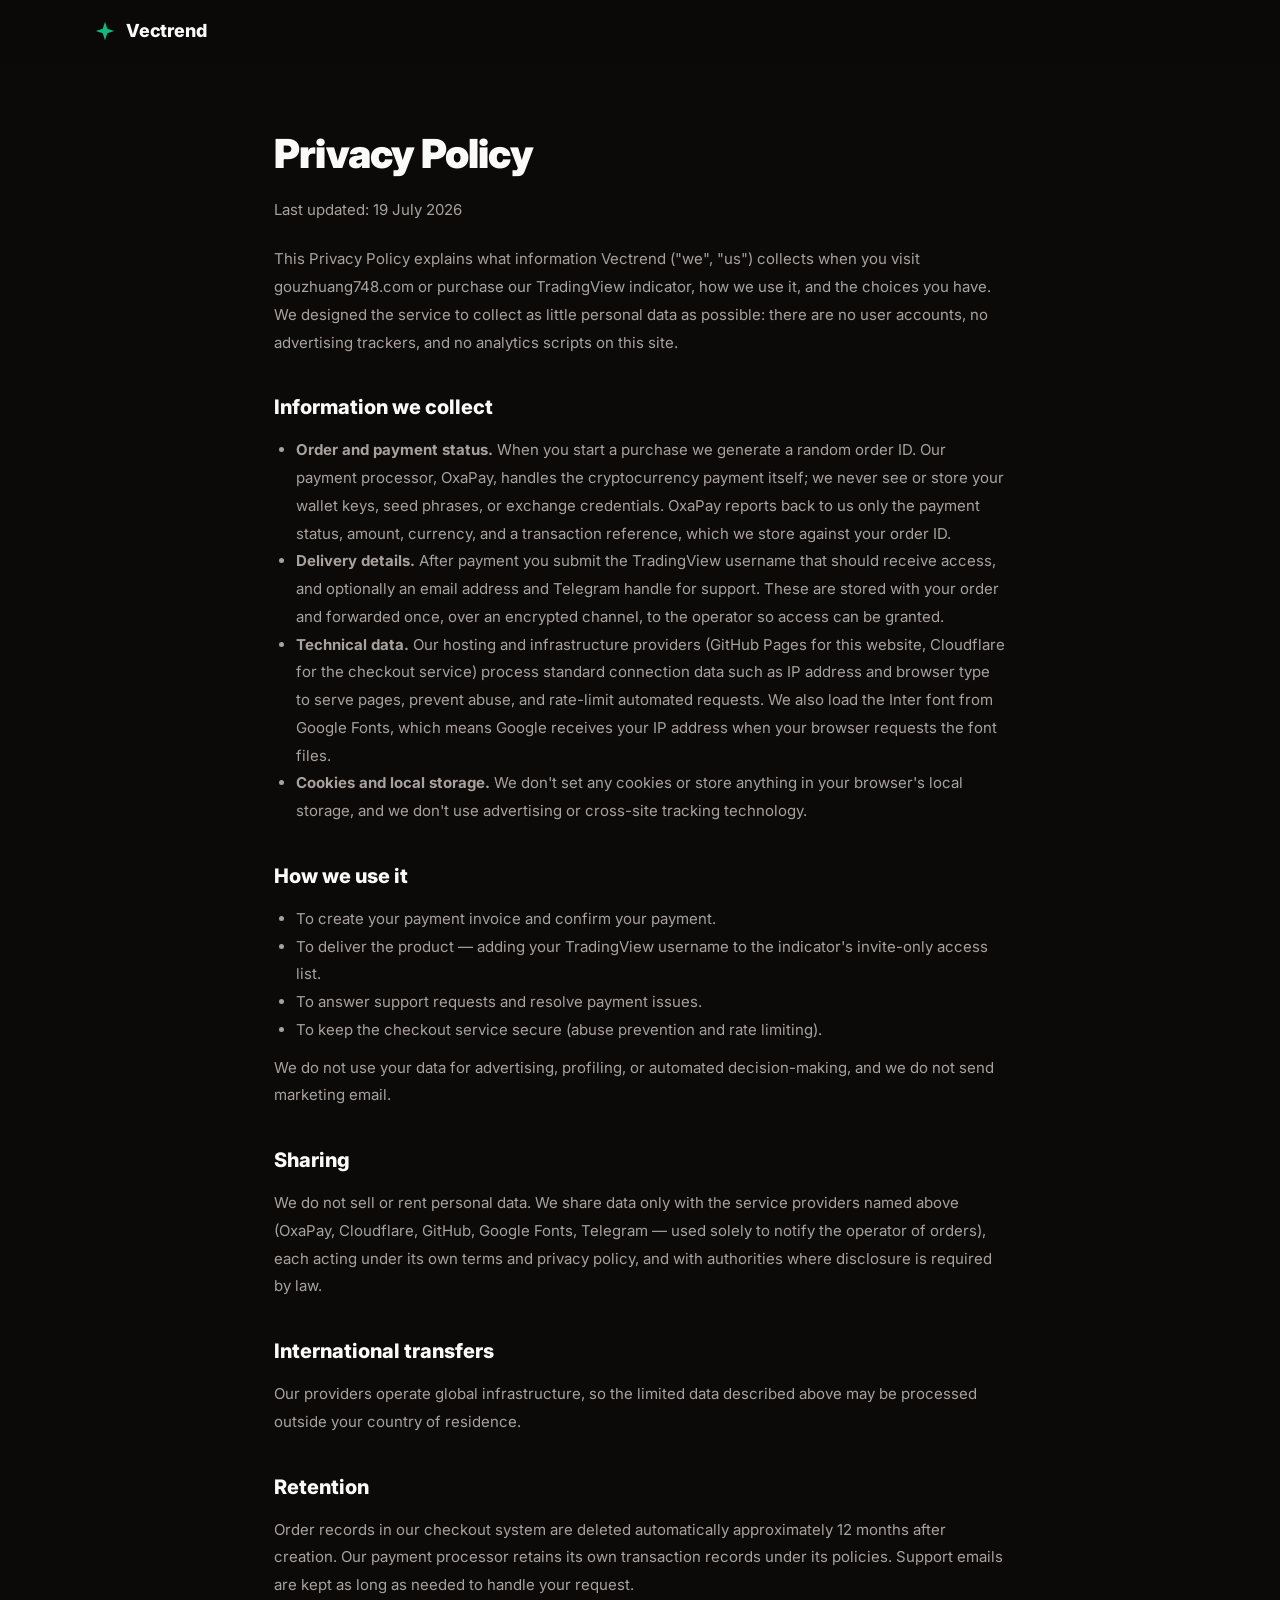
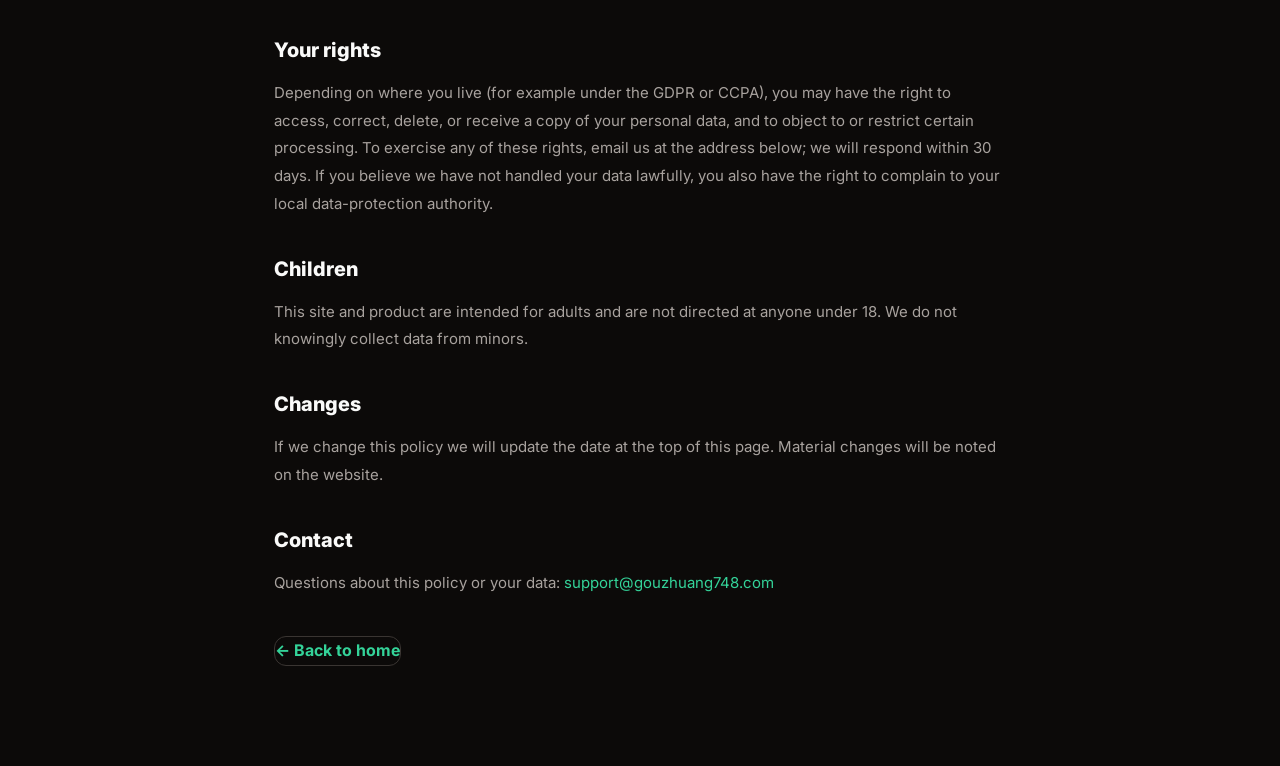
<file: privacy-policy.html>
<!DOCTYPE html>
<html lang="en">
<head>
<meta charset="UTF-8">
<meta name="viewport" content="width=device-width, initial-scale=1.0">
<title>Privacy Policy — Vectrend</title>
<meta name="description" content="How Vectrend collects, uses, and protects your data.">
<meta name="theme-color" content="#0c0a09">
<link rel="icon" href="favicon.svg" type="image/svg+xml">
<link rel="preconnect" href="https://fonts.googleapis.com">
<link rel="preconnect" href="https://fonts.gstatic.com" crossorigin>
<link href="https://fonts.googleapis.com/css2?family=Inter:wght@400;500;600;700;800;900&display=swap" rel="stylesheet">
<link rel="stylesheet" href="style.css">
</head>
<body>

<header class="nav">
    <div class="nav__inner">
        <a href="./" class="brand">
            <span class="brand__mark" aria-hidden="true">
                <svg viewBox="0 0 24 24" fill="none"><path d="M12 2L14.5 9.5L22 12L14.5 14.5L12 22L9.5 14.5L2 12L9.5 9.5L12 2Z" fill="currentColor"/></svg>
            </span>
            <span class="brand__name">Vectrend</span>
        </a>
    </div>
</header>

<main class="legal-main">
    <h1>Privacy Policy</h1>
    <p class="legal-updated">Last updated: 19 July 2026</p>

    <p>This Privacy Policy explains what information Vectrend ("we", "us") collects when you visit gouzhuang748.com or purchase our TradingView indicator, how we use it, and the choices you have. We designed the service to collect as little personal data as possible: there are no user accounts, no advertising trackers, and no analytics scripts on this site.</p>

    <h2>Information we collect</h2>
    <ul>
        <li><strong>Order and payment status.</strong> When you start a purchase we generate a random order ID. Our payment processor, OxaPay, handles the cryptocurrency payment itself; we never see or store your wallet keys, seed phrases, or exchange credentials. OxaPay reports back to us only the payment status, amount, currency, and a transaction reference, which we store against your order ID.</li>
        <li><strong>Delivery details.</strong> After payment you submit the TradingView username that should receive access, and optionally an email address and Telegram handle for support. These are stored with your order and forwarded once, over an encrypted channel, to the operator so access can be granted.</li>
        <li><strong>Technical data.</strong> Our hosting and infrastructure providers (GitHub Pages for this website, Cloudflare for the checkout service) process standard connection data such as IP address and browser type to serve pages, prevent abuse, and rate-limit automated requests. We also load the Inter font from Google Fonts, which means Google receives your IP address when your browser requests the font files.</li>
        <li><strong>Cookies and local storage.</strong> We don't set any cookies or store anything in your browser's local storage, and we don't use advertising or cross-site tracking technology.</li>
    </ul>

    <h2>How we use it</h2>
    <ul>
        <li>To create your payment invoice and confirm your payment.</li>
        <li>To deliver the product — adding your TradingView username to the indicator's invite-only access list.</li>
        <li>To answer support requests and resolve payment issues.</li>
        <li>To keep the checkout service secure (abuse prevention and rate limiting).</li>
    </ul>
    <p>We do not use your data for advertising, profiling, or automated decision-making, and we do not send marketing email.</p>

    <h2>Sharing</h2>
    <p>We do not sell or rent personal data. We share data only with the service providers named above (OxaPay, Cloudflare, GitHub, Google Fonts, Telegram — used solely to notify the operator of orders), each acting under its own terms and privacy policy, and with authorities where disclosure is required by law.</p>

    <h2>International transfers</h2>
    <p>Our providers operate global infrastructure, so the limited data described above may be processed outside your country of residence.</p>

    <h2>Retention</h2>
    <p>Order records in our checkout system are deleted automatically approximately 12 months after creation. Our payment processor retains its own transaction records under its policies. Support emails are kept as long as needed to handle your request.</p>

    <h2>Your rights</h2>
    <p>Depending on where you live (for example under the GDPR or CCPA), you may have the right to access, correct, delete, or receive a copy of your personal data, and to object to or restrict certain processing. To exercise any of these rights, email us at the address below; we will respond within 30 days. If you believe we have not handled your data lawfully, you also have the right to complain to your local data-protection authority.</p>

    <h2>Children</h2>
    <p>This site and product are intended for adults and are not directed at anyone under 18. We do not knowingly collect data from minors.</p>

    <h2>Changes</h2>
    <p>If we change this policy we will update the date at the top of this page. Material changes will be noted on the website.</p>

    <h2>Contact</h2>
    <p>Questions about this policy or your data: <a href="mailto:support@gouzhuang748.com">support@gouzhuang748.com</a></p>

    <a class="btn btn--outline legal-back" href="./">← Back to home</a>
</main>

</body>
</html>
</file>
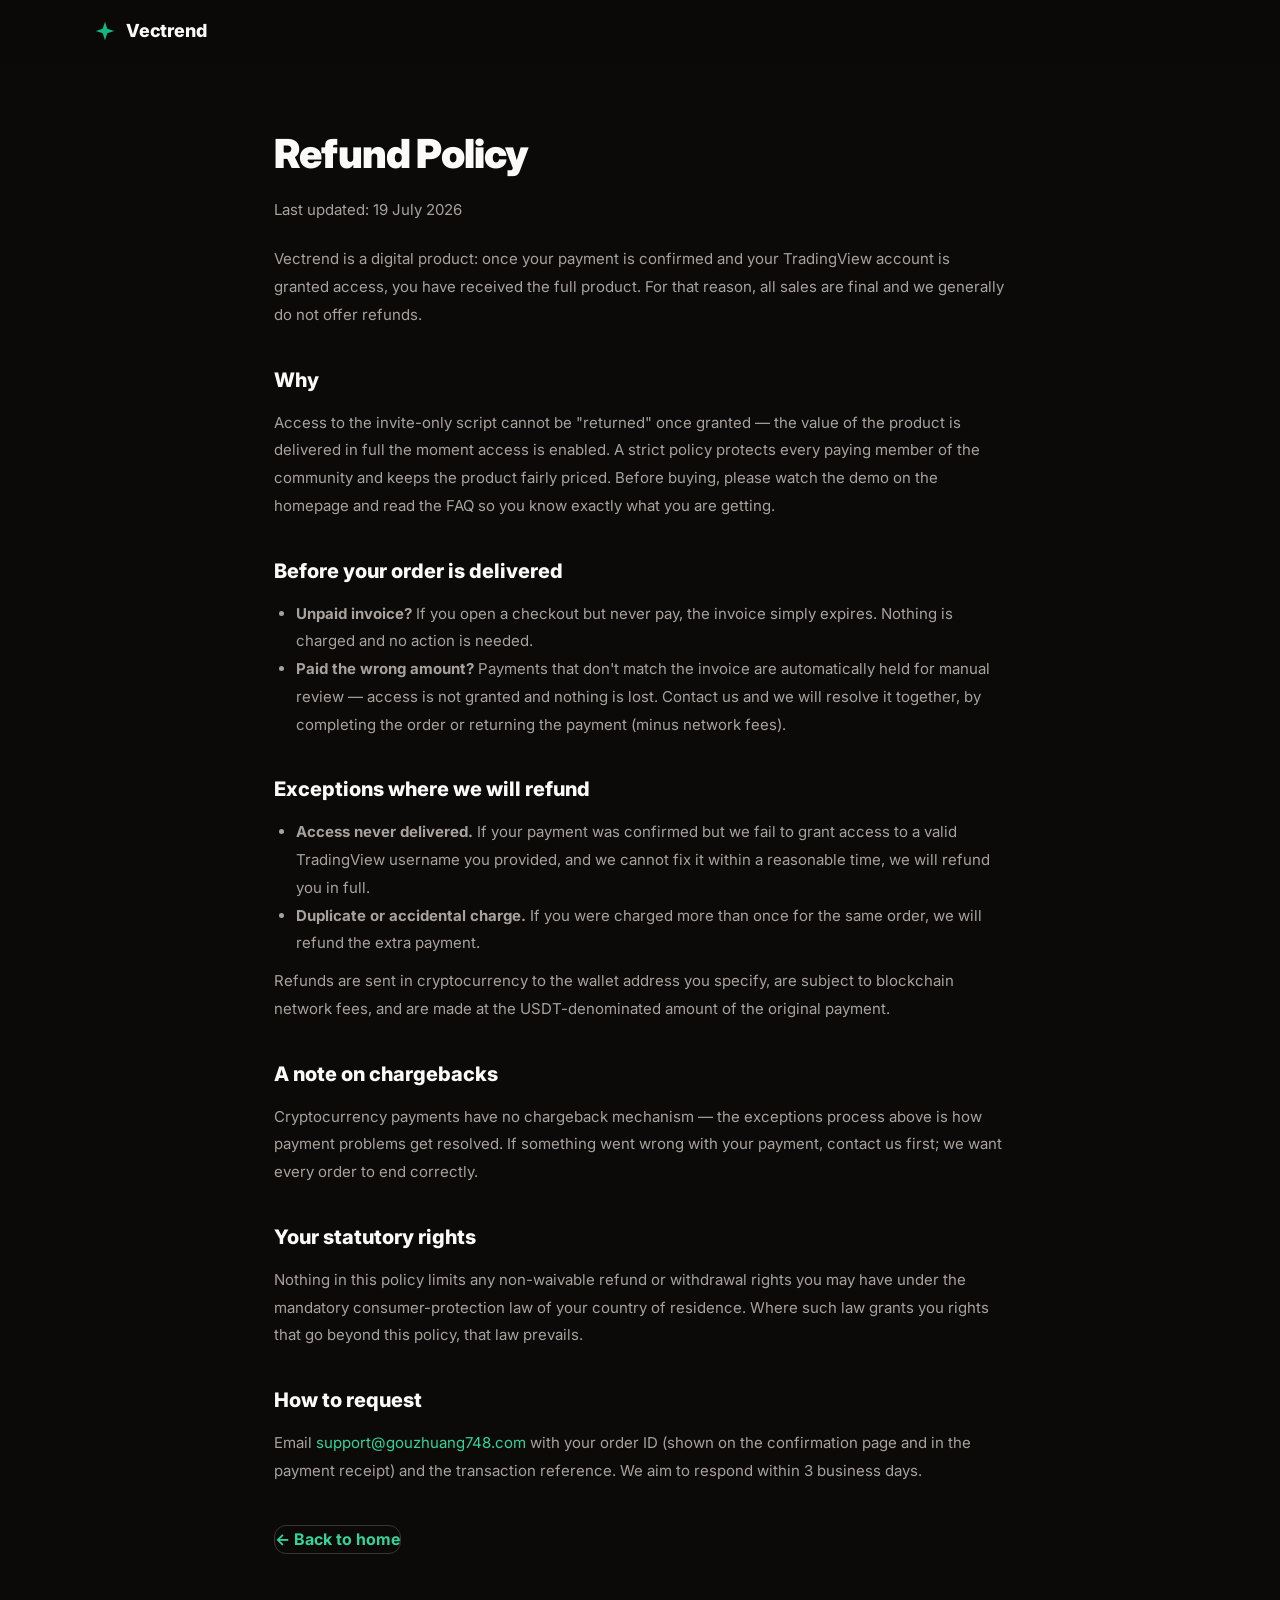
<file: refund-policy.html>
<!DOCTYPE html>
<html lang="en">
<head>
<meta charset="UTF-8">
<meta name="viewport" content="width=device-width, initial-scale=1.0">
<title>Refund Policy — Vectrend</title>
<meta name="description" content="Vectrend refund policy for its TradingView indicator.">
<meta name="theme-color" content="#0c0a09">
<link rel="icon" href="favicon.svg" type="image/svg+xml">
<link rel="preconnect" href="https://fonts.googleapis.com">
<link rel="preconnect" href="https://fonts.gstatic.com" crossorigin>
<link href="https://fonts.googleapis.com/css2?family=Inter:wght@400;500;600;700;800;900&display=swap" rel="stylesheet">
<link rel="stylesheet" href="style.css">
</head>
<body>

<header class="nav">
    <div class="nav__inner">
        <a href="./" class="brand">
            <span class="brand__mark" aria-hidden="true">
                <svg viewBox="0 0 24 24" fill="none"><path d="M12 2L14.5 9.5L22 12L14.5 14.5L12 22L9.5 14.5L2 12L9.5 9.5L12 2Z" fill="currentColor"/></svg>
            </span>
            <span class="brand__name">Vectrend</span>
        </a>
    </div>
</header>

<main class="legal-main">
    <h1>Refund Policy</h1>
    <p class="legal-updated">Last updated: 19 July 2026</p>

    <p>Vectrend is a digital product: once your payment is confirmed and your TradingView account is granted access, you have received the full product. For that reason, all sales are final and we generally do not offer refunds.</p>

    <h2>Why</h2>
    <p>Access to the invite-only script cannot be "returned" once granted — the value of the product is delivered in full the moment access is enabled. A strict policy protects every paying member of the community and keeps the product fairly priced. Before buying, please watch the demo on the homepage and read the FAQ so you know exactly what you are getting.</p>

    <h2>Before your order is delivered</h2>
    <ul>
        <li><strong>Unpaid invoice?</strong> If you open a checkout but never pay, the invoice simply expires. Nothing is charged and no action is needed.</li>
        <li><strong>Paid the wrong amount?</strong> Payments that don't match the invoice are automatically held for manual review — access is not granted and nothing is lost. Contact us and we will resolve it together, by completing the order or returning the payment (minus network fees).</li>
    </ul>

    <h2>Exceptions where we will refund</h2>
    <ul>
        <li><strong>Access never delivered.</strong> If your payment was confirmed but we fail to grant access to a valid TradingView username you provided, and we cannot fix it within a reasonable time, we will refund you in full.</li>
        <li><strong>Duplicate or accidental charge.</strong> If you were charged more than once for the same order, we will refund the extra payment.</li>
    </ul>
    <p>Refunds are sent in cryptocurrency to the wallet address you specify, are subject to blockchain network fees, and are made at the USDT-denominated amount of the original payment.</p>

    <h2>A note on chargebacks</h2>
    <p>Cryptocurrency payments have no chargeback mechanism — the exceptions process above is how payment problems get resolved. If something went wrong with your payment, contact us first; we want every order to end correctly.</p>

    <h2>Your statutory rights</h2>
    <p>Nothing in this policy limits any non-waivable refund or withdrawal rights you may have under the mandatory consumer-protection law of your country of residence. Where such law grants you rights that go beyond this policy, that law prevails.</p>

    <h2>How to request</h2>
    <p>Email <a href="mailto:support@gouzhuang748.com">support@gouzhuang748.com</a> with your order ID (shown on the confirmation page and in the payment receipt) and the transaction reference. We aim to respond within 3 business days.</p>

    <a class="btn btn--outline legal-back" href="./">← Back to home</a>
</main>

</body>
</html>
</file>
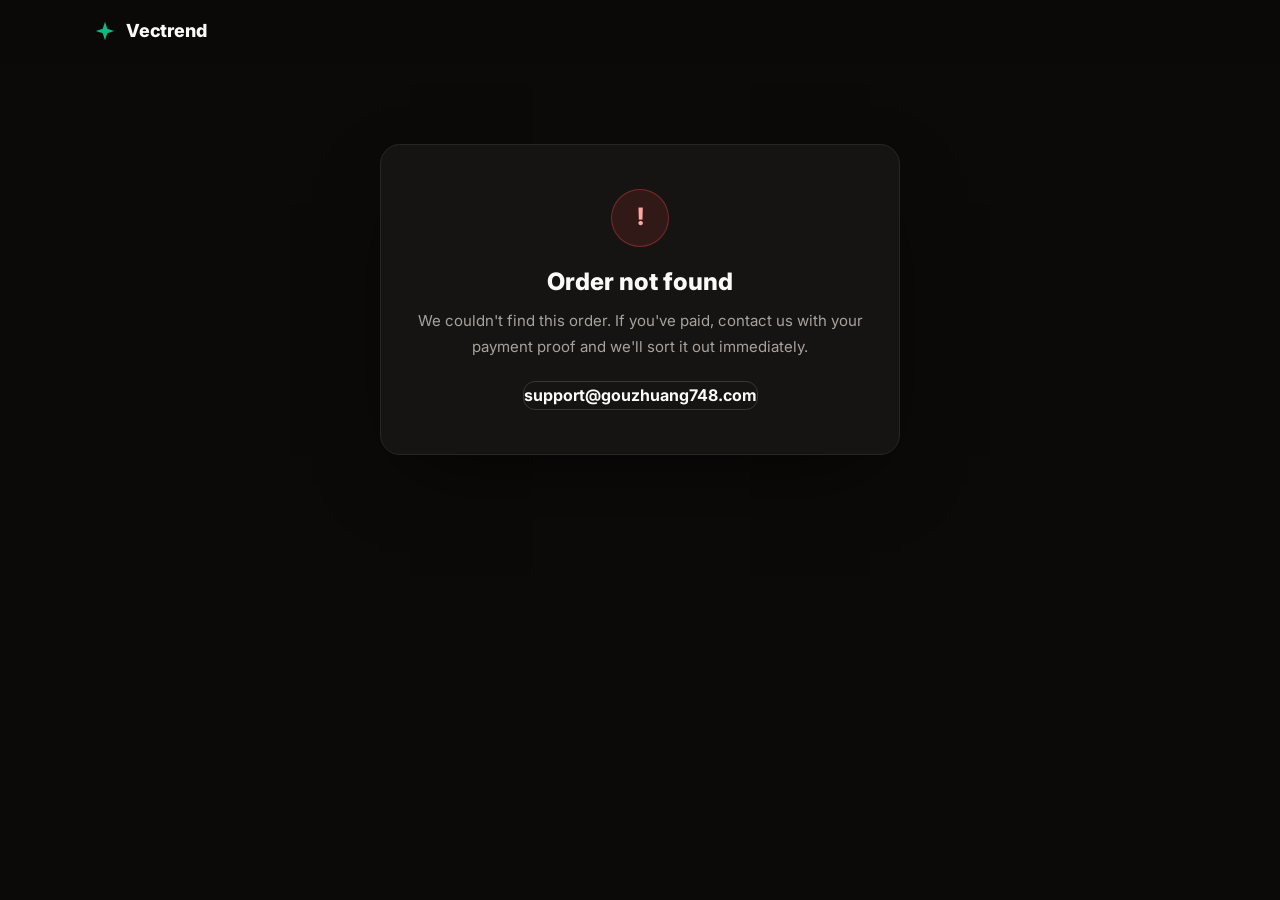
<file: success.html>
<!DOCTYPE html>
<html lang="en">
<head>
<meta charset="UTF-8">
<meta name="viewport" content="width=device-width, initial-scale=1.0">
<title>Order status — Vectrend</title>
<meta name="robots" content="noindex">
<!-- order_id 是交付凭证，随 URL 传递；禁止把它通过 Referer 泄露给字体等跨域请求 -->
<meta name="referrer" content="no-referrer">
<meta name="theme-color" content="#0c0a09">
<link rel="preconnect" href="https://fonts.googleapis.com">
<link rel="preconnect" href="https://fonts.gstatic.com" crossorigin>
<link href="https://fonts.googleapis.com/css2?family=Inter:wght@400;500;600;700;800;900&display=swap" rel="stylesheet">
<link rel="stylesheet" href="style.css">
<script>
document.documentElement.classList.add("js");
// 与 index.html 保持一致：部署 worker 后填 apiBase
window.CC_CONFIG = { apiBase: "https://chartcompass-pay.fanshenpan.workers.dev" };
</script>
</head>
<body class="success-body">

<header class="nav">
    <div class="nav__inner">
        <a href="./" class="brand">
            <span class="brand__mark" aria-hidden="true">
                <svg viewBox="0 0 24 24" fill="none"><path d="M12 2L14.5 9.5L22 12L14.5 14.5L12 22L9.5 14.5L2 12L9.5 9.5L12 2Z" fill="currentColor"/></svg>
            </span>
            <span class="brand__name">Vectrend</span>
        </a>
    </div>
</header>

<main class="success-main">

    <!-- 查询中 -->
    <div class="status-card" id="stChecking">
        <div class="spinner" aria-hidden="true"></div>
        <h1 data-i18n="success.checking">Checking your order…</h1>
    </div>

    <!-- 等待付款 -->
    <div class="status-card" id="stPending" hidden>
        <div class="status-icon status-icon--wait" aria-hidden="true">⏳</div>
        <h1 data-i18n="success.pendT">Waiting for your payment</h1>
        <p data-i18n="success.pendB">Complete the payment in the OxaPay window. This page will update automatically once it's confirmed.</p>
    </div>

    <!-- 已付款待确认 -->
    <div class="status-card" id="stConfirming" hidden>
        <div class="status-icon status-icon--wait" aria-hidden="true">⛓️</div>
        <h1 data-i18n="success.waitT">Payment received — waiting for confirmation</h1>
        <p data-i18n="success.waitB">Crypto payments usually confirm within a few minutes. This page updates automatically — keep it open.</p>
    </div>

    <!-- 已确认：填写 TradingView 用户名 -->
    <div class="status-card" id="stPaid" hidden>
        <div class="status-icon status-icon--ok" aria-hidden="true">✓</div>
        <h1 data-i18n="success.paidT">Payment confirmed 🎉</h1>
        <p data-i18n="success.paidB">One last step: tell us your TradingView username so we can grant you access to the indicator.</p>
        <form class="claim-form" id="claimForm">
            <label>
                <span data-i18n="success.fUser">TradingView username *</span>
                <input type="text" id="fUser" required maxlength="60" data-i18n-ph="success.fUserPh" placeholder="e.g. your_tv_username" autocomplete="off">
            </label>
            <label>
                <span data-i18n="success.fEmail">Email (for receipts &amp; updates)</span>
                <input type="email" id="fEmail" maxlength="120" autocomplete="email">
            </label>
            <label>
                <span data-i18n="success.fTg">Telegram (optional, faster contact)</span>
                <input type="text" id="fTg" maxlength="60" autocomplete="off">
            </label>
            <button type="submit" class="btn btn--primary btn--lg btn--block" data-i18n="success.submit">Submit &amp; get access</button>
            <p class="form-error" id="claimError" role="alert" hidden></p>
        </form>
    </div>

    <!-- 提交完成 -->
    <div class="status-card" id="stDone" hidden>
        <div class="status-icon status-icon--ok" aria-hidden="true">✓</div>
        <h1 data-i18n="success.doneT">You're all set ✅</h1>
        <p data-i18n="success.doneB">We've received your details. Access is granted to your TradingView account within 24 hours (usually much faster). You'll find the indicator under Indicators → Invite-only scripts.</p>
        <a class="btn btn--outline" href="./" data-i18n="success.back">← Back to home</a>
    </div>

    <!-- 已付款但金额异常，人工审核中 -->
    <div class="status-card" id="stReview" hidden>
        <div class="status-icon status-icon--wait" aria-hidden="true">🔎</div>
        <h1 data-i18n="success.reviewT">Payment received — under review</h1>
        <p data-i18n="success.reviewB">We've received your payment and it's being verified manually. No action needed — we'll grant access shortly. If it's been a while, reach us at support@gouzhuang748.com with your payment proof.</p>
        <a class="btn btn--outline" href="mailto:support@gouzhuang748.com">support@gouzhuang748.com</a>
    </div>

    <!-- 发票过期 / 支付失败 -->
    <div class="status-card" id="stExpired" hidden>
        <div class="status-icon status-icon--err" aria-hidden="true">!</div>
        <h1 data-i18n="success.expiredT">This payment didn't complete</h1>
        <p data-i18n="success.expiredB">The invoice expired or the payment failed, so no charge went through. You can head back and start a new checkout. If you believe you were charged, contact support@gouzhuang748.com.</p>
        <a class="btn btn--outline" href="./" data-i18n="success.back">← Back to home</a>
    </div>

    <!-- 网络不可达 -->
    <div class="status-card" id="stNetfail" hidden>
        <div class="status-icon status-icon--err" aria-hidden="true">⚠</div>
        <h1 data-i18n="success.netT">Can't reach the server</h1>
        <p data-i18n="success.netB">We couldn't check your order status right now. Your payment is safe. Refresh this page in a moment, or contact support@gouzhuang748.com if it persists.</p>
        <a class="btn btn--outline" href="mailto:support@gouzhuang748.com">support@gouzhuang748.com</a>
    </div>

    <!-- 订单无效 -->
    <div class="status-card" id="stInvalid" hidden>
        <div class="status-icon status-icon--err" aria-hidden="true">!</div>
        <h1 data-i18n="success.invalidT">Order not found</h1>
        <p data-i18n="success.invalidB">We couldn't find this order. If you've paid, contact us with your payment proof and we'll sort it out immediately.</p>
        <a class="btn btn--outline" href="mailto:support@gouzhuang748.com">support@gouzhuang748.com</a>
    </div>

</main>

<script src="i18n.js"></script>
<script src="success.js"></script>
</body>
</html>
</file>
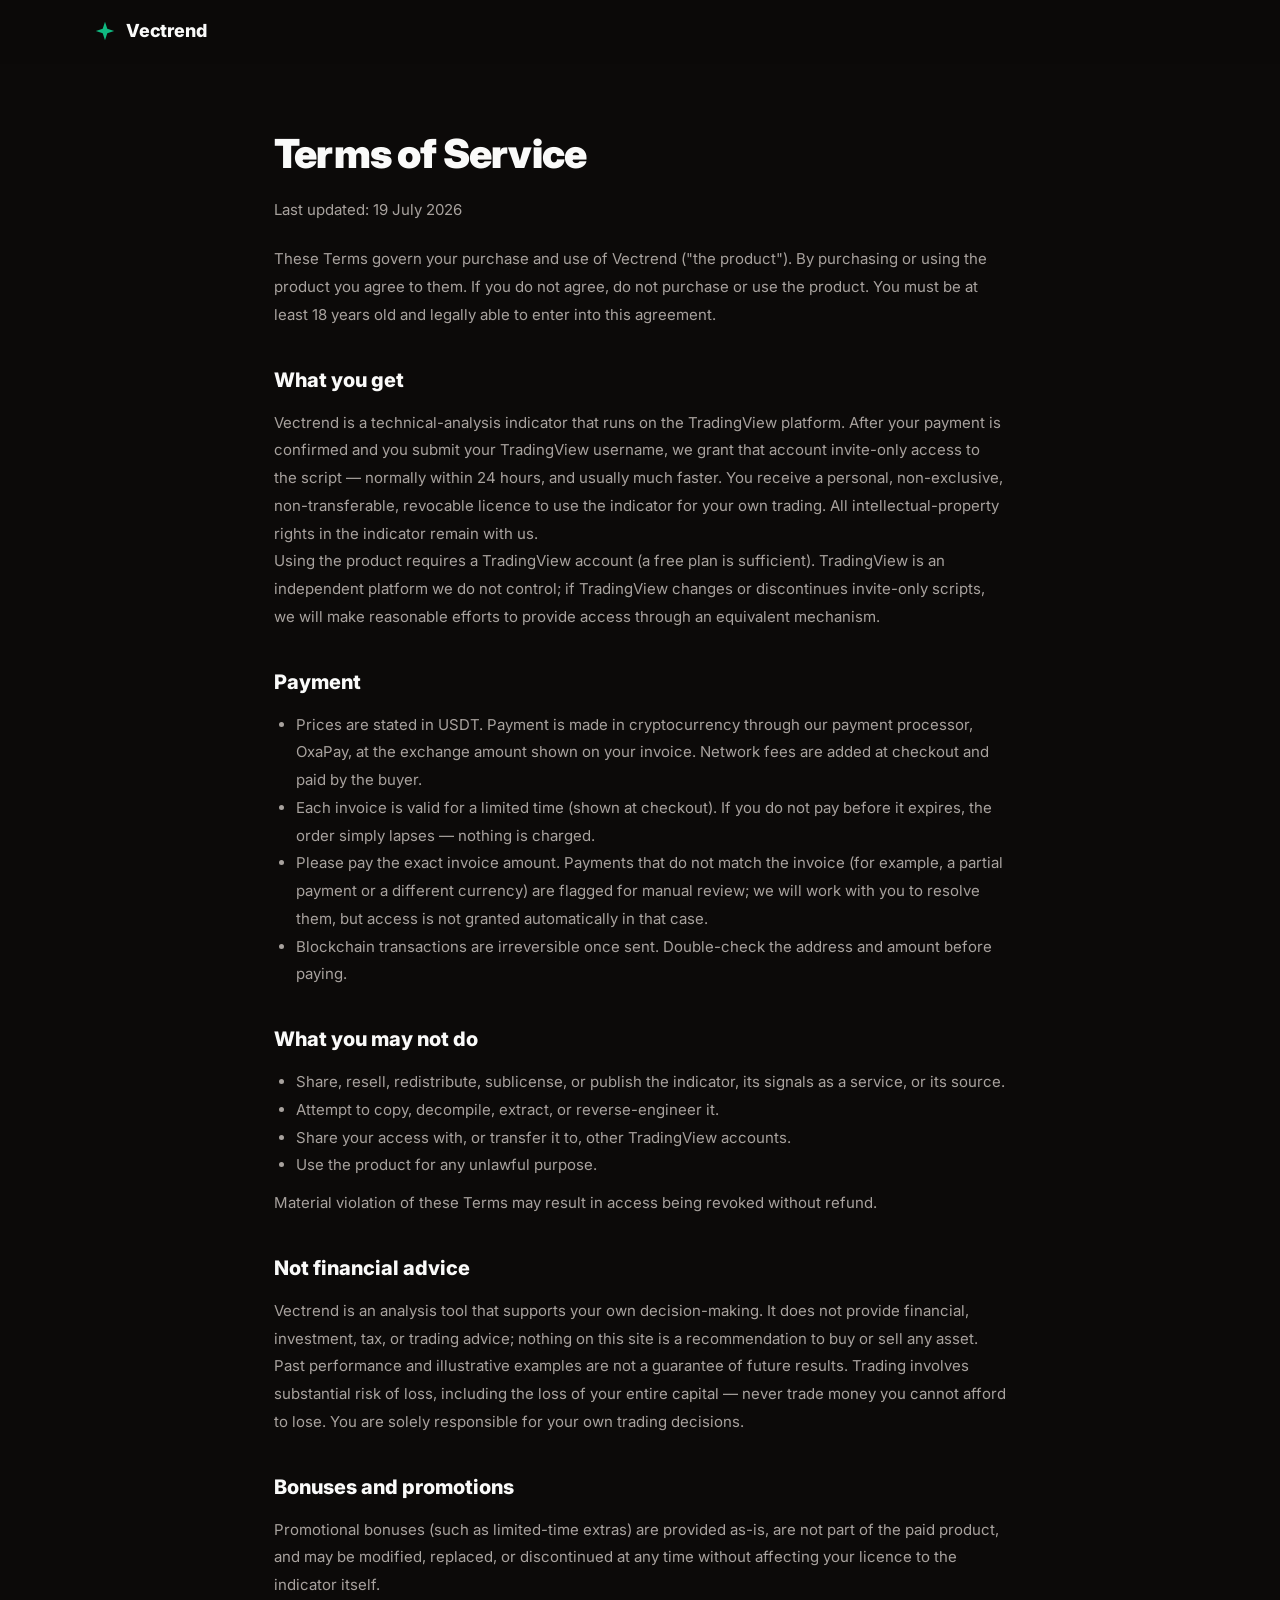
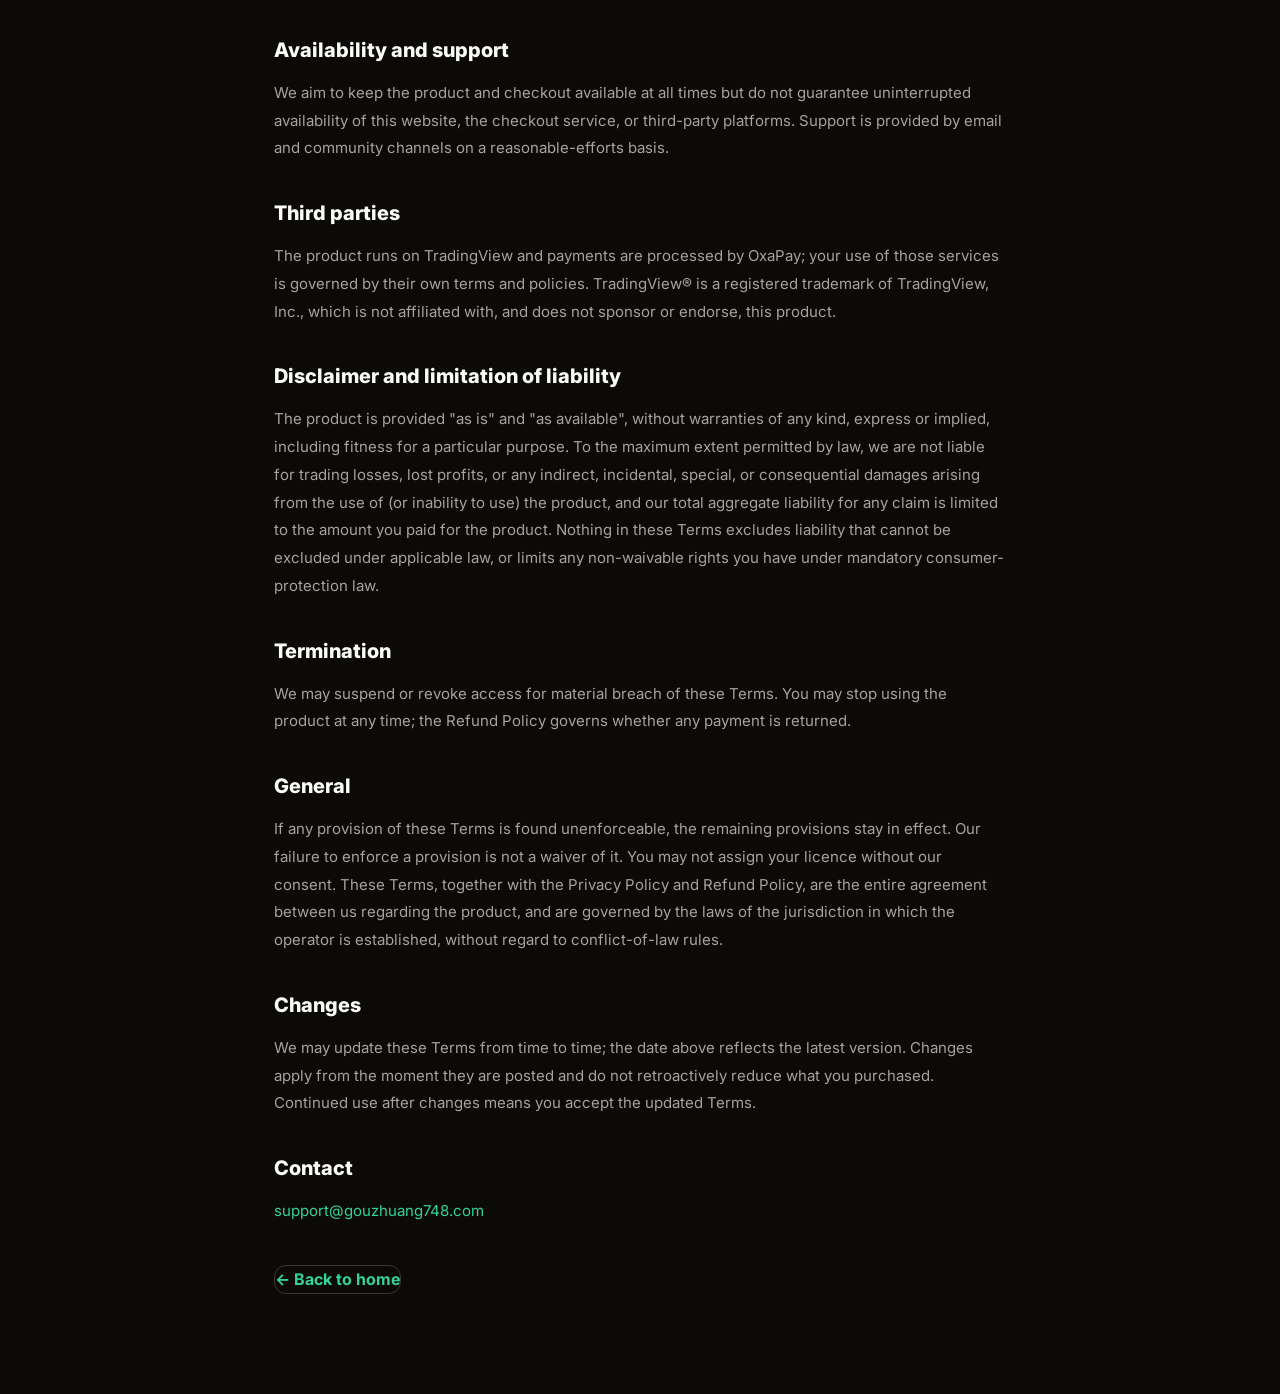
<file: terms-of-service.html>
<!DOCTYPE html>
<html lang="en">
<head>
<meta charset="UTF-8">
<meta name="viewport" content="width=device-width, initial-scale=1.0">
<title>Terms of Service — Vectrend</title>
<meta name="description" content="The terms that govern your use of Vectrend.">
<meta name="theme-color" content="#0c0a09">
<link rel="icon" href="favicon.svg" type="image/svg+xml">
<link rel="preconnect" href="https://fonts.googleapis.com">
<link rel="preconnect" href="https://fonts.gstatic.com" crossorigin>
<link href="https://fonts.googleapis.com/css2?family=Inter:wght@400;500;600;700;800;900&display=swap" rel="stylesheet">
<link rel="stylesheet" href="style.css">
</head>
<body>

<header class="nav">
    <div class="nav__inner">
        <a href="./" class="brand">
            <span class="brand__mark" aria-hidden="true">
                <svg viewBox="0 0 24 24" fill="none"><path d="M12 2L14.5 9.5L22 12L14.5 14.5L12 22L9.5 14.5L2 12L9.5 9.5L12 2Z" fill="currentColor"/></svg>
            </span>
            <span class="brand__name">Vectrend</span>
        </a>
    </div>
</header>

<main class="legal-main">
    <h1>Terms of Service</h1>
    <p class="legal-updated">Last updated: 19 July 2026</p>

    <p>These Terms govern your purchase and use of Vectrend ("the product"). By purchasing or using the product you agree to them. If you do not agree, do not purchase or use the product. You must be at least 18 years old and legally able to enter into this agreement.</p>

    <h2>What you get</h2>
    <p>Vectrend is a technical-analysis indicator that runs on the TradingView platform. After your payment is confirmed and you submit your TradingView username, we grant that account invite-only access to the script — normally within 24 hours, and usually much faster. You receive a personal, non-exclusive, non-transferable, revocable licence to use the indicator for your own trading. All intellectual-property rights in the indicator remain with us.</p>
    <p>Using the product requires a TradingView account (a free plan is sufficient). TradingView is an independent platform we do not control; if TradingView changes or discontinues invite-only scripts, we will make reasonable efforts to provide access through an equivalent mechanism.</p>

    <h2>Payment</h2>
    <ul>
        <li>Prices are stated in USDT. Payment is made in cryptocurrency through our payment processor, OxaPay, at the exchange amount shown on your invoice. Network fees are added at checkout and paid by the buyer.</li>
        <li>Each invoice is valid for a limited time (shown at checkout). If you do not pay before it expires, the order simply lapses — nothing is charged.</li>
        <li>Please pay the exact invoice amount. Payments that do not match the invoice (for example, a partial payment or a different currency) are flagged for manual review; we will work with you to resolve them, but access is not granted automatically in that case.</li>
        <li>Blockchain transactions are irreversible once sent. Double-check the address and amount before paying.</li>
    </ul>

    <h2>What you may not do</h2>
    <ul>
        <li>Share, resell, redistribute, sublicense, or publish the indicator, its signals as a service, or its source.</li>
        <li>Attempt to copy, decompile, extract, or reverse-engineer it.</li>
        <li>Share your access with, or transfer it to, other TradingView accounts.</li>
        <li>Use the product for any unlawful purpose.</li>
    </ul>
    <p>Material violation of these Terms may result in access being revoked without refund.</p>

    <h2>Not financial advice</h2>
    <p>Vectrend is an analysis tool that supports your own decision-making. It does not provide financial, investment, tax, or trading advice; nothing on this site is a recommendation to buy or sell any asset. Past performance and illustrative examples are not a guarantee of future results. Trading involves substantial risk of loss, including the loss of your entire capital — never trade money you cannot afford to lose. You are solely responsible for your own trading decisions.</p>

    <h2>Bonuses and promotions</h2>
    <p>Promotional bonuses (such as limited-time extras) are provided as-is, are not part of the paid product, and may be modified, replaced, or discontinued at any time without affecting your licence to the indicator itself.</p>

    <h2>Availability and support</h2>
    <p>We aim to keep the product and checkout available at all times but do not guarantee uninterrupted availability of this website, the checkout service, or third-party platforms. Support is provided by email and community channels on a reasonable-efforts basis.</p>

    <h2>Third parties</h2>
    <p>The product runs on TradingView and payments are processed by OxaPay; your use of those services is governed by their own terms and policies. TradingView® is a registered trademark of TradingView, Inc., which is not affiliated with, and does not sponsor or endorse, this product.</p>

    <h2>Disclaimer and limitation of liability</h2>
    <p>The product is provided "as is" and "as available", without warranties of any kind, express or implied, including fitness for a particular purpose. To the maximum extent permitted by law, we are not liable for trading losses, lost profits, or any indirect, incidental, special, or consequential damages arising from the use of (or inability to use) the product, and our total aggregate liability for any claim is limited to the amount you paid for the product. Nothing in these Terms excludes liability that cannot be excluded under applicable law, or limits any non-waivable rights you have under mandatory consumer-protection law.</p>

    <h2>Termination</h2>
    <p>We may suspend or revoke access for material breach of these Terms. You may stop using the product at any time; the Refund Policy governs whether any payment is returned.</p>

    <h2>General</h2>
    <p>If any provision of these Terms is found unenforceable, the remaining provisions stay in effect. Our failure to enforce a provision is not a waiver of it. You may not assign your licence without our consent. These Terms, together with the Privacy Policy and Refund Policy, are the entire agreement between us regarding the product, and are governed by the laws of the jurisdiction in which the operator is established, without regard to conflict-of-law rules.</p>

    <h2>Changes</h2>
    <p>We may update these Terms from time to time; the date above reflects the latest version. Changes apply from the moment they are posted and do not retroactively reduce what you purchased. Continued use after changes means you accept the updated Terms.</p>

    <h2>Contact</h2>
    <p><a href="mailto:support@gouzhuang748.com">support@gouzhuang748.com</a></p>

    <a class="btn btn--outline legal-back" href="./">← Back to home</a>
</main>

</body>
</html>
</file>
<file: style.css>
/* ============================================================
   Vectrend — 深色交易风设计系统
   底色: 石墨黑 · 主色: 翠绿 #10b981 · 强调: 琥珀 #fbbf24
   ============================================================ */

:root {
    --bg: #0c0a09;
    --bg-alt: #121110;
    --card: #161412;
    --card-2: #1c1917;
    --border: #292524;
    --border-light: #3a3532;
    --text: #fafaf9;
    --text-muted: #a8a29e;
    /* #928a80: 实测在 #0c0a09/#121110/#161412 三种底色上对比度 5.4–5.8，达 WCAG AA */
    --text-dim: #928a80;
    --green: #10b981;
    --green-bright: #34d399;
    --green-dim: rgba(16, 185, 129, .12);
    --red: #ef4444;
    --red-bright: #fca5a5;
    --red-dim: rgba(239, 68, 68, .12);
    --amber: #fbbf24;
    --amber-dim: rgba(251, 191, 36, .12);
    --radius: 16px;
    --radius-sm: 10px;
    --font: "Inter", -apple-system, BlinkMacSystemFont, "Segoe UI", "PingFang SC", "Hiragino Sans GB", "Microsoft YaHei", sans-serif;
}

* { margin: 0; padding: 0; box-sizing: border-box; }

html { scroll-behavior: smooth; }

body {
    font-family: var(--font);
    background: var(--bg);
    color: var(--text);
    line-height: 1.7;
    -webkit-font-smoothing: antialiased;
    overflow-x: hidden;
}

a { color: inherit; text-decoration: none; }
ul { list-style: none; }
button { font-family: inherit; }
::selection { background: rgba(16, 185, 129, .32); color: #fff; }

.text-green { color: var(--green); }
.text-muted { color: var(--text-dim); }

/* ============ 按钮 ============ */
.btn {
    display: inline-flex;
    align-items: center;
    justify-content: center;
    gap: 8px;
    font-weight: 700;
    border-radius: 12px;
    border: none;
    cursor: pointer;
    transition: transform .15s ease, box-shadow .2s ease, background .2s ease, border-color .2s ease;
    white-space: nowrap;
}
.btn--primary {
    background: linear-gradient(135deg, #10b981, #059669);
    color: #04110c;
    box-shadow: 0 0 0 1px rgba(52, 211, 153, .4), 0 8px 24px -8px rgba(16, 185, 129, .55);
}
.btn--primary:hover {
    transform: translateY(-2px);
    box-shadow: 0 0 0 1px rgba(52, 211, 153, .6), 0 14px 32px -8px rgba(16, 185, 129, .7);
}
.btn--outline {
    background: transparent;
    color: var(--text);
    border: 1px solid var(--border-light);
    box-shadow: none;
}
.btn--outline:hover { border-color: var(--green); color: var(--green-bright); }
.btn--sm { padding: 10px 20px; font-size: 14px; }
.btn--lg { padding: 17px 36px; font-size: 17px; }
.btn--block { width: 100%; }
.btn__arrow { transition: transform .15s ease; }
.btn:hover .btn__arrow { transform: translateX(3px); }
/* 按下即时反馈：移动端没有 hover，:active 是唯一的触觉确认 */
.btn:active { transform: translateY(1px) scale(.995); }
.btn--primary:active { box-shadow: 0 0 0 1px rgba(52, 211, 153, .5), 0 4px 14px -8px rgba(16, 185, 129, .6); }

/* 键盘用户跳过导航直达正文；鼠标用户永远看不到（默认移出视口，聚焦时移回） */
.skip-link {
    position: absolute;
    top: -100px;
    left: 12px;
    z-index: 200;
    background: var(--card);
    color: var(--text);
    border: 1px solid var(--border-light);
    border-radius: 8px;
    padding: 10px 18px;
    font-size: 14px;
    font-weight: 600;
    transition: top .15s ease;
}
.skip-link:focus-visible { top: 12px; }

/* ============ 导航 ============ */
.nav {
    position: sticky;
    top: 0;
    z-index: 100;
    background: rgba(12, 10, 9, .82);
    backdrop-filter: blur(14px);
    -webkit-backdrop-filter: blur(14px);
    border-bottom: 1px solid transparent;
    transition: border-color .25s ease;
}
.nav.is-scrolled { border-bottom-color: var(--border); }
.nav__inner {
    max-width: 1140px;
    margin: 0 auto;
    padding: 16px 24px;
    display: flex;
    align-items: center;
    gap: 40px;
}
.brand { display: flex; align-items: center; gap: 10px; font-weight: 800; font-size: 18px; letter-spacing: -.01em; }
.brand__mark { width: 22px; height: 22px; color: var(--green); display: inline-flex; }
.brand__mark svg { width: 100%; height: 100%; }
.nav__links { display: flex; gap: 30px; margin: 0 auto; }
.nav__links a { font-size: 14.5px; font-weight: 500; color: var(--text-muted); transition: color .15s ease; }
.nav__links a:hover { color: var(--text); }
.nav__right { margin-left: auto; display: flex; align-items: center; gap: 12px; }
.nav__burger { display: none; background: none; border: none; cursor: pointer; flex-direction: column; gap: 5px; padding: 6px; margin-left: auto; }
.nav__burger span { display: block; width: 22px; height: 2px; background: var(--text); border-radius: 2px; transition: transform .2s ease, opacity .2s ease; }
.nav__burger.is-open span:nth-child(1) { transform: translateY(7px) rotate(45deg); }
.nav__burger.is-open span:nth-child(2) { opacity: 0; }
.nav__burger.is-open span:nth-child(3) { transform: translateY(-7px) rotate(-45deg); }
.nav__mobile { display: none; flex-direction: column; gap: 4px; padding: 12px 24px 20px; border-top: 1px solid var(--border); }
.nav__mobile a { padding: 10px 0; font-size: 15px; color: var(--text-muted); }
.nav__mobile a:hover { color: var(--text); }
.nav__mobile .btn { margin-top: 8px; color: #04110c; }
.nav__mobile.is-open { display: flex; }

/* ============ Hero ============ */
.hero {
    position: relative;
    text-align: center;
    padding: 100px 24px 90px;
    max-width: 1140px;
    margin: 0 auto;
}
.hero__glow {
    position: absolute;
    top: -120px;
    left: 50%;
    transform: translateX(-50%);
    width: min(900px, 100%);
    height: 600px;
    background: radial-gradient(ellipse at center, rgba(16, 185, 129, .14), transparent 65%);
    pointer-events: none;
}
.eyebrow {
    display: inline-block;
    font-size: 13px;
    font-weight: 600;
    letter-spacing: .08em;
    color: var(--green-bright);
    background: var(--green-dim);
    border: 1px solid rgba(16, 185, 129, .3);
    padding: 6px 16px;
    border-radius: 999px;
    margin-bottom: 28px;
}
.hero h1 {
    font-size: clamp(40px, 7vw, 72px);
    font-weight: 900;
    line-height: 1.12;
    letter-spacing: -.03em;
    margin-bottom: 24px;
}
.hero__sub {
    font-size: clamp(16px, 2.2vw, 19px);
    color: var(--text-muted);
    max-width: 560px;
    margin: 0 auto 36px;
}
.hero__cta { display: flex; justify-content: center; gap: 14px; margin-bottom: 18px; }

/* Hero CTA 下方信任信号行 */
.hero__trust {
    display: flex;
    flex-wrap: wrap;
    justify-content: center;
    gap: 8px 20px;
    margin: 0 auto 62px;
    font-size: 13.5px;
    font-weight: 500;
    color: var(--text-muted);
}
.hero__trust span::before { content: "✓ "; color: var(--green-bright); font-weight: 700; }

/* 实盘演示卡片：真实 TradingView 录屏（动态 WebP），深色终端风配色 */
.hero__demo { position: relative; max-width: 900px; margin: 0 auto; }
.tv-demo {
    background: var(--card);
    border: 1px solid var(--border);
    border-radius: var(--radius);
    overflow: hidden;
    box-shadow: 0 30px 80px -20px rgba(0, 0, 0, .8), 0 0 60px -30px rgba(16, 185, 129, .35);
}
.tv-demo__topbar {
    display: flex;
    align-items: center;
    gap: 7px;
    padding: 10px 14px;
    background: var(--card-2);
    border-bottom: 1px solid var(--border);
}
.dot { width: 11px; height: 11px; border-radius: 50%; flex: none; }
.dot--r { background: #f87171; } .dot--y { background: #fbbf24; } .dot--g { background: #34d399; }
.tv-demo__live {
    margin: 0 auto;
    font-size: 11px;
    font-weight: 700;
    letter-spacing: .08em;
    text-transform: uppercase;
    color: var(--text-muted);
    background: var(--border);
    padding: 3px 16px;
    border-radius: 999px;
}
.tv-demo__stage { display: grid; grid-template-columns: 1fr 148px; }
.tv-demo__main { position: relative; }
.tv-chart { display: block; width: 100%; height: auto; }
.tv-demo__overlay {
    position: absolute;
    inset: 0;
    z-index: 3;
    display: flex;
    flex-direction: column;
    align-items: center;
    justify-content: center;
    gap: 8px;
    pointer-events: none;
    padding-bottom: 9%;
}
.tv-demo__brand {
    font-size: clamp(20px, 3.8vw, 42px);
    font-weight: 900;
    letter-spacing: .06em;
    color: var(--text);
    text-shadow: 0 0 18px rgba(0, 0, 0, .9), 0 0 40px rgba(0, 0, 0, .7);
}
.tv-demo__tag {
    font-size: clamp(11px, 1.8vw, 17px);
    color: var(--text-muted);
    font-weight: 500;
    text-shadow: 0 0 12px rgba(0, 0, 0, .9);
}
.tv-demo__watchlist {
    border-left: 1px solid var(--border);
    background: var(--card-2);
    padding: 10px 12px;
    display: flex;
    flex-direction: column;
    gap: 4px;
}
.wl-head { font-size: 10px; font-weight: 800; letter-spacing: .1em; text-transform: uppercase; color: var(--text-dim); padding: 4px 2px 8px; }
.wl-row { display: flex; align-items: center; gap: 8px; padding: 7px 6px; border-radius: 8px; }
.wl-ic { width: 22px; height: 22px; border-radius: 50%; color: #fff; font-size: 11px; font-weight: 800; display: inline-flex; align-items: center; justify-content: center; flex: none; }
.wl-sym { font-size: 12px; font-weight: 700; color: var(--text); }
.wl-chg { margin-left: auto; font-size: 11px; font-weight: 600; color: var(--text-dim); }
.wl-chg.up { color: var(--green-bright); } .wl-chg.dn { color: var(--red); }
.wl-row--ghost { height: 22px; border-radius: 8px; background: var(--border); margin-top: 4px; }

/* ============ 通用 Section ============ */
.section {
    padding: 110px 24px;
    max-width: 1140px;
    margin: 0 auto;
}
.section--alt { max-width: none; background: var(--bg-alt); border-top: 1px solid var(--border); border-bottom: 1px solid var(--border); }
.section--alt > * { max-width: 1092px; margin-left: auto; margin-right: auto; }
.section__kicker {
    text-align: center;
    font-size: 13px;
    font-weight: 700;
    letter-spacing: .12em;
    text-transform: uppercase;
    color: var(--green-bright);
    margin-bottom: 16px;
}
.section__title {
    text-align: center;
    font-size: clamp(30px, 4.6vw, 46px);
    font-weight: 900;
    line-height: 1.2;
    letter-spacing: -.02em;
    margin-bottom: 18px;
}
.section__sub {
    text-align: center;
    color: var(--text-muted);
    font-size: 17px;
    max-width: 520px;
    margin: 0 auto 56px;
}
.section__closer {
    text-align: center;
    font-size: 20px;
    font-weight: 700;
    margin: 56px auto 20px;
}
.section__cta { text-align: center; }
.placeholder-note { font-size: 12px; color: var(--text-dim); }

/* ============ 网格与卡片 ============ */
.grid { display: grid; gap: 20px; }
.grid--3 { grid-template-columns: repeat(3, 1fr); }
.grid--2 { grid-template-columns: repeat(2, 1fr); }

.card {
    background: var(--card);
    border: 1px solid var(--border);
    border-radius: var(--radius);
    padding: 26px;
    transition: border-color .2s ease, transform .2s ease;
}
.card:hover { border-color: var(--border-light); transform: translateY(-3px); }
.card__num {
    display: inline-block;
    font-size: 13px;
    font-weight: 800;
    color: var(--text-dim);
    letter-spacing: .1em;
    margin-bottom: 10px;
}
.card__num--green { color: var(--green-bright); }
.card h3 { font-size: 19px; font-weight: 700; line-height: 1.4; margin-bottom: 10px; }
.card p { font-size: 14.5px; color: var(--text-muted); }

/* 卡片内小可视化 */
.card__visual {
    height: 110px;
    border-radius: var(--radius-sm);
    background: var(--card-2);
    border: 1px solid var(--border);
    margin-bottom: 20px;
    display: flex;
    align-items: center;
    justify-content: center;
    overflow: hidden;
    position: relative;
}
.viz-guess { width: 100%; height: 100%; position: relative; display: flex; align-items: center; justify-content: center; }
.viz-guess svg { position: absolute; inset: 0; width: 100%; height: 100%; padding: 18px; }
.viz-guess__q {
    position: relative;
    z-index: 1;
    font-size: 26px;
    font-weight: 900;
    color: var(--text-dim);
    background: var(--card);
    border: 1px solid var(--border-light);
    width: 44px; height: 44px;
    border-radius: 50%;
    display: flex; align-items: center; justify-content: center;
}
.line-muted { fill: none; stroke: #78716c; stroke-width: 2; opacity: .6; }
.line-green { fill: none; stroke: #10b981; stroke-width: 2.5; }
.viz-conflict, .viz-updown { display: flex; gap: 10px; flex-wrap: wrap; justify-content: center; }
.chip {
    font-size: 12px;
    font-weight: 700;
    padding: 6px 14px;
    border-radius: 999px;
    border: 1px solid;
}
.chip--buy { color: var(--green-bright); background: var(--green-dim); border-color: rgba(16,185,129,.35); }
.chip--sell { color: var(--red-bright); background: var(--red-dim); border-color: rgba(239,68,68,.35); }
.chip--wait { color: var(--text-dim); background: rgba(255,255,255,.03); border-color: var(--border-light); }
.chip--muted { color: var(--text-dim); background: rgba(255,255,255,.03); border-color: var(--border); }
.chip--lg { font-size: 14px; padding: 9px 22px; }
.viz-zero span {
    font-size: 22px;
    font-weight: 900;
    color: var(--red);
    text-decoration: line-through;
    text-decoration-thickness: 3px;
    opacity: .85;
}
.viz-cloud { width: 100%; height: 100%; display: flex; }
.viz-cloud svg { flex: 1; width: 100%; padding: 4px 10px; min-height: 0; }
.line-fast { fill: none; stroke: #10b981; stroke-width: 2; }
.line-slow { fill: none; stroke: #10b981; stroke-width: 2.5; opacity: .45; }
.signal-tri--buy { fill: #10b981; }
.signal-tri--sell { fill: #ef4444; }
.viz-flow { display: flex; align-items: center; gap: 6px; flex-wrap: nowrap; }
.viz-flow .chip { white-space: nowrap; font-size: 10.5px; padding: 5px 10px; }
.viz-flow__line { width: 14px; height: 1px; background: var(--border-light); flex: none; }

/* ============ 评价 ============ */
.testimonial {
    max-width: 720px;
    margin: 0 auto 36px;
    text-align: center;
}
.testimonial__quote {
    font-size: clamp(17px, 2.4vw, 21px);
    font-weight: 500;
    line-height: 1.75;
    color: var(--text);
    margin-bottom: 28px;
    min-height: 110px;
}
.testimonial__who { display: flex; align-items: center; justify-content: center; gap: 14px; text-align: left; }
.avatar {
    width: 46px; height: 46px;
    border-radius: 50%;
    background: linear-gradient(135deg, var(--green), #047857);
    color: #04110c;
    font-weight: 800;
    font-size: 17px;
    display: inline-flex;
    align-items: center;
    justify-content: center;
    flex: none;
}
.testimonial__name { font-weight: 700; font-size: 15px; }
.testimonial__role { font-size: 13px; color: var(--text-dim); }
.testimonial__picker {
    display: flex;
    justify-content: center;
    gap: 10px;
    flex-wrap: wrap;
}
.picker-btn {
    display: flex;
    align-items: center;
    gap: 9px;
    background: var(--card);
    border: 1px solid var(--border);
    border-radius: 999px;
    padding: 7px 16px 7px 8px;
    cursor: pointer;
    color: var(--text-muted);
    font-size: 13px;
    font-weight: 600;
    transition: border-color .15s ease, color .15s ease, background .15s ease;
}
.picker-btn .avatar { width: 28px; height: 28px; font-size: 12px; }
.picker-btn:hover { border-color: var(--border-light); color: var(--text); }
.picker-btn.is-active { border-color: var(--green); color: var(--text); background: var(--green-dim); }

/* ============ 功能矩阵 ============ */
.feat-grid { margin-bottom: 24px; }
.feat {
    background: var(--card);
    border: 1px solid var(--border);
    border-radius: var(--radius);
    padding: 26px;
    transition: border-color .2s ease, transform .2s ease;
}
.feat:hover { border-color: rgba(16,185,129,.4); transform: translateY(-3px); }
.feat__icon {
    width: 42px; height: 42px;
    border-radius: 11px;
    background: var(--green-dim);
    border: 1px solid rgba(16,185,129,.3);
    color: var(--green-bright);
    display: flex; align-items: center; justify-content: center;
    margin-bottom: 18px;
}
.feat__icon svg { width: 21px; height: 21px; }
.feat h3 { font-size: 17px; font-weight: 700; margin-bottom: 8px; }
.feat p { font-size: 14px; color: var(--text-muted); }

/* 徽章 */
.badge {
    display: inline-block;
    font-size: 11px;
    font-weight: 800;
    letter-spacing: .05em;
    padding: 3px 11px;
    border-radius: 999px;
    vertical-align: middle;
}
.badge--green { background: var(--green-dim); color: var(--green-bright); border: 1px solid rgba(16,185,129,.35); }

/* ============ 步骤 ============ */
.steps {
    display: grid;
    grid-template-columns: repeat(3, 1fr);
    gap: 20px;
    max-width: 1092px;
    margin: 0 auto;
}
.step {
    position: relative;
    background: var(--card);
    border: 1px solid var(--border);
    border-radius: var(--radius);
    padding: 30px 26px;
}
.step__num {
    display: inline-flex;
    align-items: center;
    justify-content: center;
    width: 40px; height: 40px;
    border-radius: 50%;
    background: var(--green-dim);
    border: 1px solid rgba(16,185,129,.35);
    color: var(--green-bright);
    font-weight: 800;
    font-size: 14px;
    margin-bottom: 18px;
}
.step h3 { font-size: 18px; font-weight: 700; margin-bottom: 8px; }
.step p { font-size: 14.5px; color: var(--text-muted); }

/* ============ 定价 ============ */
.section__title--price { font-size: clamp(44px, 7vw, 76px); margin-bottom: 40px; }
.section__title--price .usdt { font-size: .45em; color: var(--green-bright); font-weight: 800; vertical-align: .28em; margin-left: 4px; }

.anchor-row {
    display: grid;
    grid-template-columns: 1fr 1.15fr 1fr;
    gap: 16px;
    max-width: 860px;
    margin: 0 auto 40px;
    align-items: stretch;
}
.anchor {
    text-align: center;
    background: var(--card);
    border: 1px solid var(--border);
    border-radius: var(--radius);
    padding: 24px 18px;
}
.anchor__label { font-size: 12px; font-weight: 700; letter-spacing: .1em; text-transform: uppercase; color: var(--text-dim); margin-bottom: 10px; }
.anchor__val { font-size: 22px; font-weight: 900; letter-spacing: -.01em; }
.anchor__val span { font-size: 13px; color: var(--text-dim); font-weight: 600; }
.anchor__note { font-size: 12.5px; color: var(--text-dim); margin-top: 6px; }
.anchor--hero {
    border-color: rgba(16,185,129,.5);
    background: linear-gradient(180deg, rgba(16,185,129,.1), var(--card));
    box-shadow: 0 0 40px -14px rgba(16,185,129,.4);
    transform: scale(1.04);
}
.anchor--hero .anchor__label { color: var(--green-bright); }
.anchor--hero .anchor__note { color: var(--text-muted); }
.anchor--red { border-color: rgba(239,68,68,.35); }
.anchor--red .anchor__val { color: var(--red); }

.price-card {
    max-width: 620px;
    margin: 0 auto;
    background: var(--card);
    border: 1px solid var(--border-light);
    border-radius: 20px;
    padding: 36px;
    box-shadow: 0 30px 80px -30px rgba(0,0,0,.8);
}
.price-card__block {
    padding: 20px 0;
    border-bottom: 1px solid var(--border);
}
.price-card__block:first-child { padding-top: 0; }
.stack-head {
    display: flex;
    justify-content: space-between;
    align-items: baseline;
    gap: 12px;
    font-weight: 700;
    font-size: 16px;
}
.stack-head__val { font-size: 13px; color: var(--text-dim); font-weight: 600; white-space: nowrap; }
.stack-list { margin-top: 12px; display: flex; flex-direction: column; gap: 8px; }
.stack-list li {
    font-size: 14.5px;
    color: var(--text-muted);
    padding-left: 26px;
    position: relative;
}
.stack-list li::before {
    content: "✓";
    position: absolute;
    left: 0;
    color: var(--green-bright);
    font-weight: 800;
}
.stack-sub { font-size: 13.5px; color: var(--text-dim); margin-top: 8px; }
.price-card__total { padding: 22px 0; }
.total-row {
    display: flex;
    justify-content: space-between;
    align-items: baseline;
    font-size: 14.5px;
    color: var(--text-dim);
}
.total-row__val--strike { text-decoration: line-through; }
.total-row--final { margin-top: 10px; font-size: 17px; font-weight: 800; color: var(--text); }
.total-row--final .total-row__val { font-size: 26px; color: var(--green-bright); }
.total-row--final em { font-style: normal; font-size: 13px; color: var(--text-dim); font-weight: 600; }
.price-card .btn { margin-top: 6px; }
.price-card__note {
    text-align: center;
    font-size: 12.5px;
    color: var(--text-dim);
    margin-top: 16px;
}

/* 交付保证（风险逆转）——与退款政策逐字一致，不承诺做不到的事 */
.guarantee {
    display: flex;
    align-items: flex-start;
    gap: 14px;
    text-align: left;
    background: var(--green-dim);
    border: 1px solid rgba(16, 185, 129, .3);
    border-radius: var(--radius-sm);
    padding: 16px 18px;
    margin-top: 18px;
}
.guarantee__icon { flex: none; width: 32px; height: 32px; color: var(--green-bright); }
.guarantee strong { display: block; font-size: 14.5px; margin-bottom: 4px; }
.guarantee p { font-size: 13.5px; color: var(--text-muted); line-height: 1.55; margin: 0; }

/* 收尾 CTA */
.final-cta__note {
    text-align: center;
    font-size: 13px;
    color: var(--text-dim);
    margin-top: 18px;
}

/* hidden 属性兜底（如评价区在拿到真实反馈前整段隐藏） */
[hidden] { display: none !important; }

/* ============ FAQ ============ */
.faq { max-width: 720px; margin: 0 auto; display: flex; flex-direction: column; gap: 12px; }
.faq-item {
    background: var(--card);
    border: 1px solid var(--border);
    border-radius: var(--radius-sm);
    overflow: hidden;
    transition: border-color .2s ease;
}
.faq-item.is-open { border-color: var(--border-light); }
.faq-item__q {
    width: 100%;
    display: flex;
    justify-content: space-between;
    align-items: center;
    gap: 16px;
    background: none;
    border: none;
    color: var(--text);
    font-size: 15.5px;
    font-weight: 600;
    text-align: left;
    padding: 19px 22px;
    cursor: pointer;
}
.faq-item__icon {
    font-size: 20px;
    font-weight: 400;
    color: var(--text-dim);
    transition: transform .25s ease, color .2s ease;
    flex: none;
}
.faq-item.is-open .faq-item__icon { transform: rotate(45deg); color: var(--green-bright); }
.faq-item__a {
    max-height: 0;
    overflow: hidden;
    transition: max-height .3s ease;
}
/* 上限要容得下窄屏中英文最长答案，否则内容被截断 */
.faq-item.is-open .faq-item__a { max-height: 480px; }
.faq-item__a p { padding: 0 22px 20px; font-size: 14.5px; color: var(--text-muted); }

/* ============ 页脚 ============ */
.footer {
    border-top: 1px solid var(--border);
    background: var(--bg-alt);
    padding: 70px 24px 110px;
}
.footer__grid {
    max-width: 1092px;
    margin: 0 auto 50px;
    display: grid;
    grid-template-columns: 1.6fr 1fr 1fr 1fr;
    gap: 40px;
}
.footer__col { display: flex; flex-direction: column; gap: 11px; align-items: flex-start; }
.footer__col h5 { font-size: 13px; font-weight: 700; letter-spacing: .08em; text-transform: uppercase; color: var(--text-dim); margin-bottom: 4px; }
.footer__col a { font-size: 14px; color: var(--text-muted); transition: color .15s ease; }
.footer__col a:hover { color: var(--text); }
.footer__tag { font-size: 13px; color: var(--text-dim); }
.footer__legal {
    max-width: 1092px;
    margin: 0 auto 30px;
    padding-top: 30px;
    border-top: 1px solid var(--border);
}
.footer__legal p { font-size: 12.5px; color: var(--text-dim); max-width: 760px; }
.footer__legal strong { color: var(--text-muted); }
.footer__tm { margin-top: 10px; opacity: .8; }
.footer__bottom {
    max-width: 1092px;
    margin: 0 auto;
    display: flex;
    justify-content: space-between;
    align-items: center;
    gap: 20px;
    flex-wrap: wrap;
}
.footer__bottom p { font-size: 13px; color: var(--text-dim); }
.pay-badges { display: flex; gap: 8px; }
.pay-badge {
    font-size: 11px;
    font-weight: 700;
    color: var(--text-dim);
    border: 1px solid var(--border);
    border-radius: 6px;
    padding: 4px 10px;
    letter-spacing: .05em;
}

/* ============ 底部吸底购买条 ============ */
.sticky-bar {
    position: fixed;
    left: 0; right: 0; bottom: 0;
    z-index: 90;
    display: flex;
    align-items: center;
    justify-content: space-between;
    gap: 16px;
    padding: 12px 24px calc(12px + env(safe-area-inset-bottom, 0px));
    background: rgba(12, 10, 9, .92);
    backdrop-filter: blur(14px);
    -webkit-backdrop-filter: blur(14px);
    border-top: 1px solid var(--border);
    transform: translateY(110%);
    transition: transform .3s ease;
}
.sticky-bar.is-visible { transform: none; }
.sticky-bar__info { display: flex; flex-direction: column; line-height: 1.35; }
.sticky-bar__name { font-weight: 800; font-size: 14.5px; }
.sticky-bar__price { font-size: 12.5px; color: var(--text-dim); }

/* ============ 滚动入场动画（无 JS 时默认全部可见） ============ */
.reveal { transition: opacity .6s ease, transform .6s ease; }
html.js .reveal {
    opacity: 0;
    transform: translateY(24px);
}
html.js .reveal.in-view { opacity: 1; transform: none; }
.delay-1 { transition-delay: .1s; }
.delay-2 { transition-delay: .2s; }
.delay-3 { transition-delay: .3s; }
.delay-4 { transition-delay: .4s; }
@media (prefers-reduced-motion: reduce) {
    html { scroll-behavior: auto; }
    html.js .reveal { opacity: 1; transform: none; transition: none; }
    .spinner { animation: none; }
    .faq-item__a { transition: none; }
}

/* 键盘可见焦点环（深色底上统一用亮绿）。刻意不强制 border-radius：
   现代浏览器的 outline 会自动贴合元素自身圆角；强制 4px 反而会把胶囊按钮/圆角卡片在聚焦时削成方角。 */
:focus-visible {
    outline: 2px solid var(--green-bright);
    outline-offset: 2px;
}
/* 手风琴问句按钮位于 overflow:hidden 的圆角容器内，焦点环需内偏移，否则左右上三边被容器裁掉 */
.faq-item__q:focus-visible { outline-offset: -2px; }
.claim-form input:focus-visible {
    outline: 2px solid var(--green-bright);
    outline-offset: 1px;
    border-color: var(--green);
}

/* ============ 法律页 ============ */
.legal-main { max-width: 780px; margin: 0 auto; padding: 56px 24px 100px; }
.legal-main h1 { font-size: clamp(28px, 4vw, 40px); font-weight: 900; letter-spacing: -.02em; margin-bottom: 8px; }
.legal-updated { color: var(--text-dim); font-size: 14px; margin-bottom: 22px; }
.legal-note {
    background: var(--amber-dim);
    border: 1px solid rgba(251, 191, 36, .3);
    border-radius: var(--radius-sm);
    padding: 14px 18px;
    font-size: 13.5px;
    color: var(--text-muted);
    margin-bottom: 40px;
}
.legal-main h2 { font-size: 20px; font-weight: 800; margin: 34px 0 12px; }
.legal-main p, .legal-main li { color: var(--text-muted); font-size: 15px; line-height: 1.85; }
.legal-main ul { padding-left: 22px; list-style: disc; margin: 10px 0; }
.legal-main a { color: var(--green-bright); }
.legal-back { display: inline-block; margin-top: 40px; }

/* 内联错误条（success 表单 + 定价结账） */
.form-error,
.checkout-error {
    margin-top: 12px;
    color: var(--red-bright);
    font-size: 13.5px;
    font-weight: 600;
    text-align: center;
}
.checkout-error[hidden] { display: none; }

/* ============ 响应式 ============ */
@media (max-width: 960px) {
    .grid--2, .steps { grid-template-columns: 1fr; }
    /* 平板区间（641–960px）三卡网格走两栏；末位奇数卡横跨整行，避免右侧空洞 */
    .grid--3 { grid-template-columns: repeat(2, 1fr); }
    .grid--3 > :last-child:nth-child(odd) { grid-column: 1 / -1; }
    .nav__links, .nav__right { display: none; }
    .nav__burger { display: flex; }
    .hero { padding: 70px 20px 60px; }
    .hero__cta { flex-direction: column; align-items: center; }
    .tv-demo__stage { grid-template-columns: 1fr; }
    .tv-demo__watchlist { display: none; }
    .section { padding: 80px 20px; }
    .anchor-row { grid-template-columns: 1fr; max-width: 420px; }
    .anchor--hero { transform: none; order: -1; }
    .price-card { padding: 26px 20px; }
    .footer__grid { grid-template-columns: 1fr 1fr; }
    .footer { padding-bottom: 130px; }
    .viz-flow { transform: scale(.85); }
}

@media (max-width: 640px) {
    .grid--3 { grid-template-columns: 1fr; }
    .grid--3 > :last-child:nth-child(odd) { grid-column: auto; }
}

/* ============ 按钮加载态 ============ */
.btn.is-loading { opacity: .65; pointer-events: none; }

/* ============ 订单状态页 ============ */
.success-body { min-height: 100vh; display: flex; flex-direction: column; }
.success-main {
    flex: 1;
    display: flex;
    align-items: flex-start;
    justify-content: center;
    padding: 80px 20px;
}
.status-card {
    width: 100%;
    max-width: 520px;
    background: var(--card);
    border: 1px solid var(--border);
    border-radius: 20px;
    padding: 44px 36px;
    text-align: center;
    box-shadow: 0 30px 80px -30px rgba(0, 0, 0, .8);
}
.status-card h1 { font-size: 24px; font-weight: 800; margin: 18px 0 10px; line-height: 1.4; }
.status-card p { color: var(--text-muted); font-size: 15px; margin-bottom: 22px; }
.status-icon {
    width: 58px; height: 58px;
    border-radius: 50%;
    display: inline-flex;
    align-items: center;
    justify-content: center;
    font-size: 24px;
    font-weight: 800;
}
.status-icon--ok { background: var(--green-dim); color: var(--green-bright); border: 1px solid rgba(16, 185, 129, .4); }
.status-icon--wait { background: var(--amber-dim); border: 1px solid rgba(251, 191, 36, .35); }
.status-icon--err { background: var(--red-dim); color: var(--red-bright); border: 1px solid rgba(239, 68, 68, .4); }
.spinner {
    width: 44px; height: 44px;
    border-radius: 50%;
    border: 3px solid var(--border);
    border-top-color: var(--green);
    margin: 0 auto;
    animation: spin 1s linear infinite;
}
@keyframes spin { to { transform: rotate(360deg); } }
.claim-form { display: flex; flex-direction: column; gap: 16px; text-align: left; margin-top: 6px; }
.claim-form label { display: flex; flex-direction: column; gap: 6px; font-size: 13px; font-weight: 600; color: var(--text-muted); }
.claim-form input {
    background: var(--card-2);
    border: 1px solid var(--border-light);
    border-radius: 10px;
    padding: 12px 14px;
    color: var(--text);
    font-size: 15px;
    font-family: inherit;
    outline: none;
    transition: border-color .15s ease;
}
.claim-form input:focus { border-color: var(--green); }
</file>
